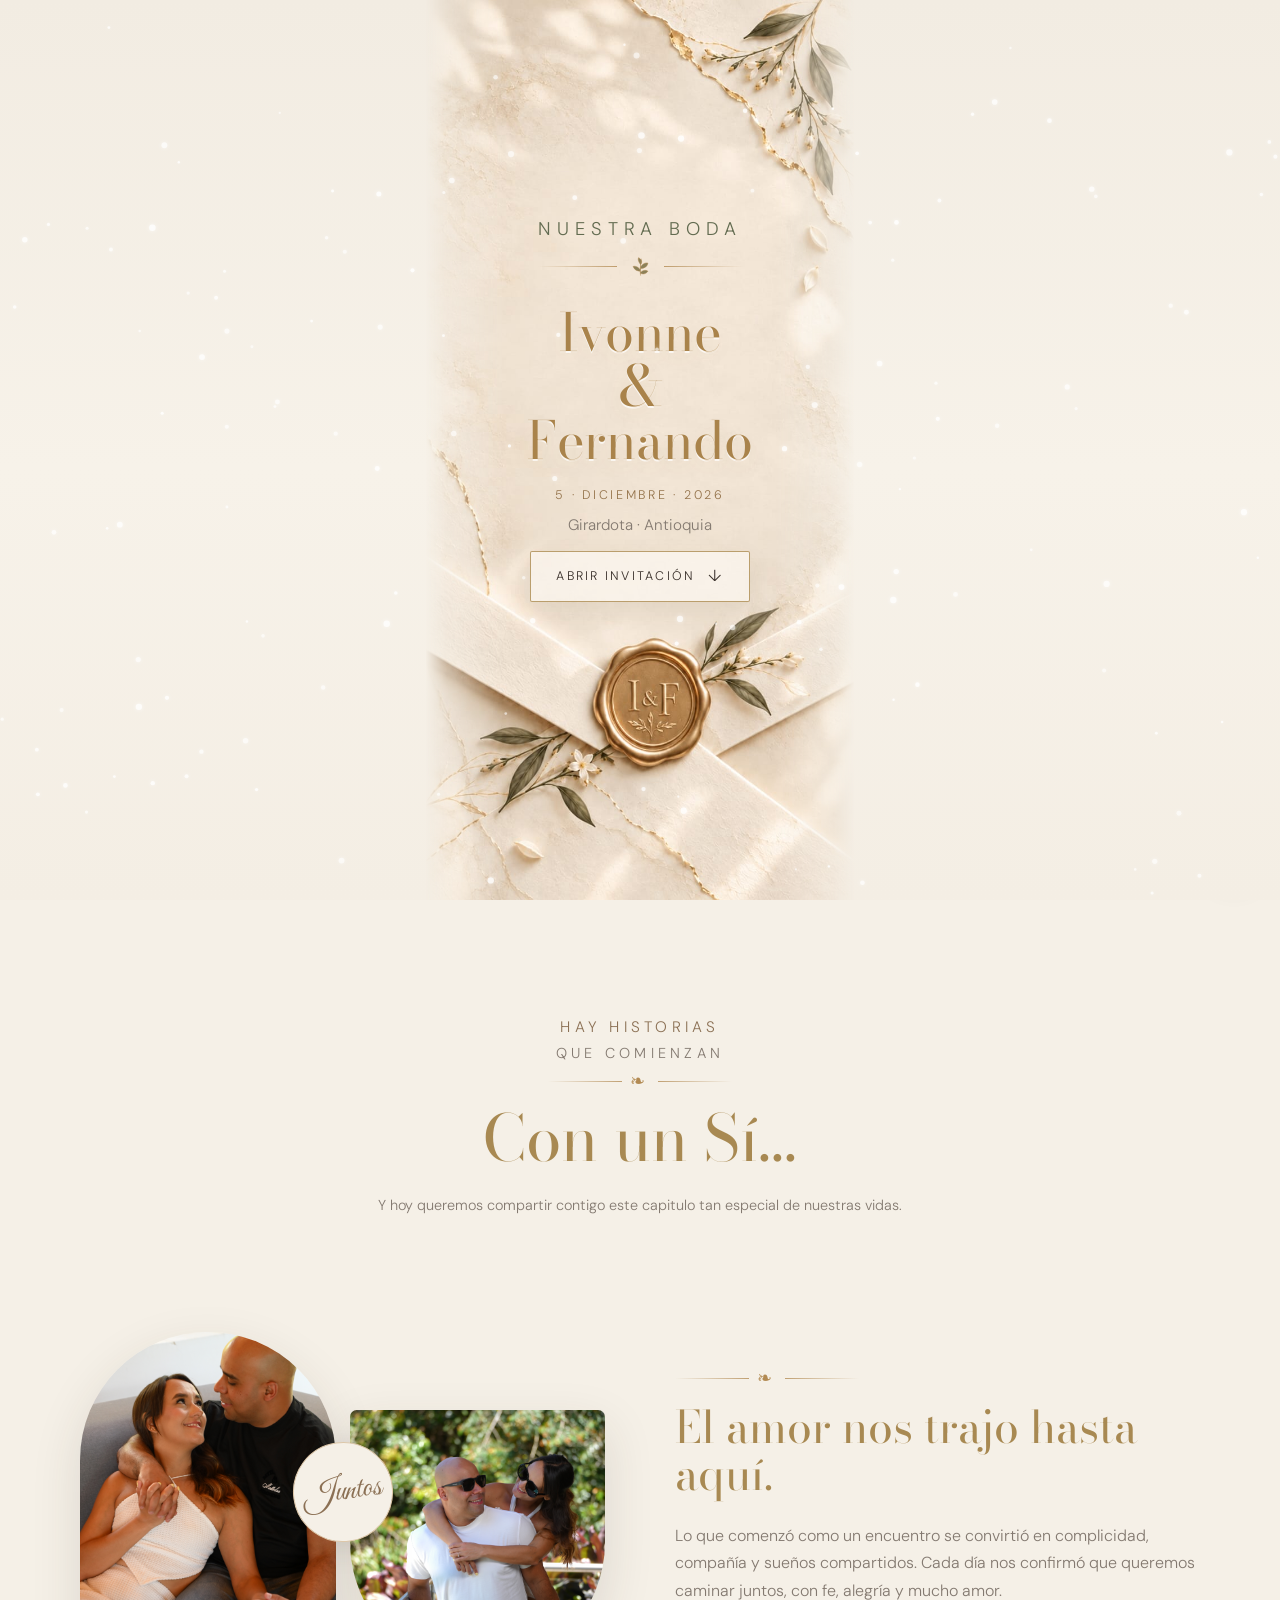
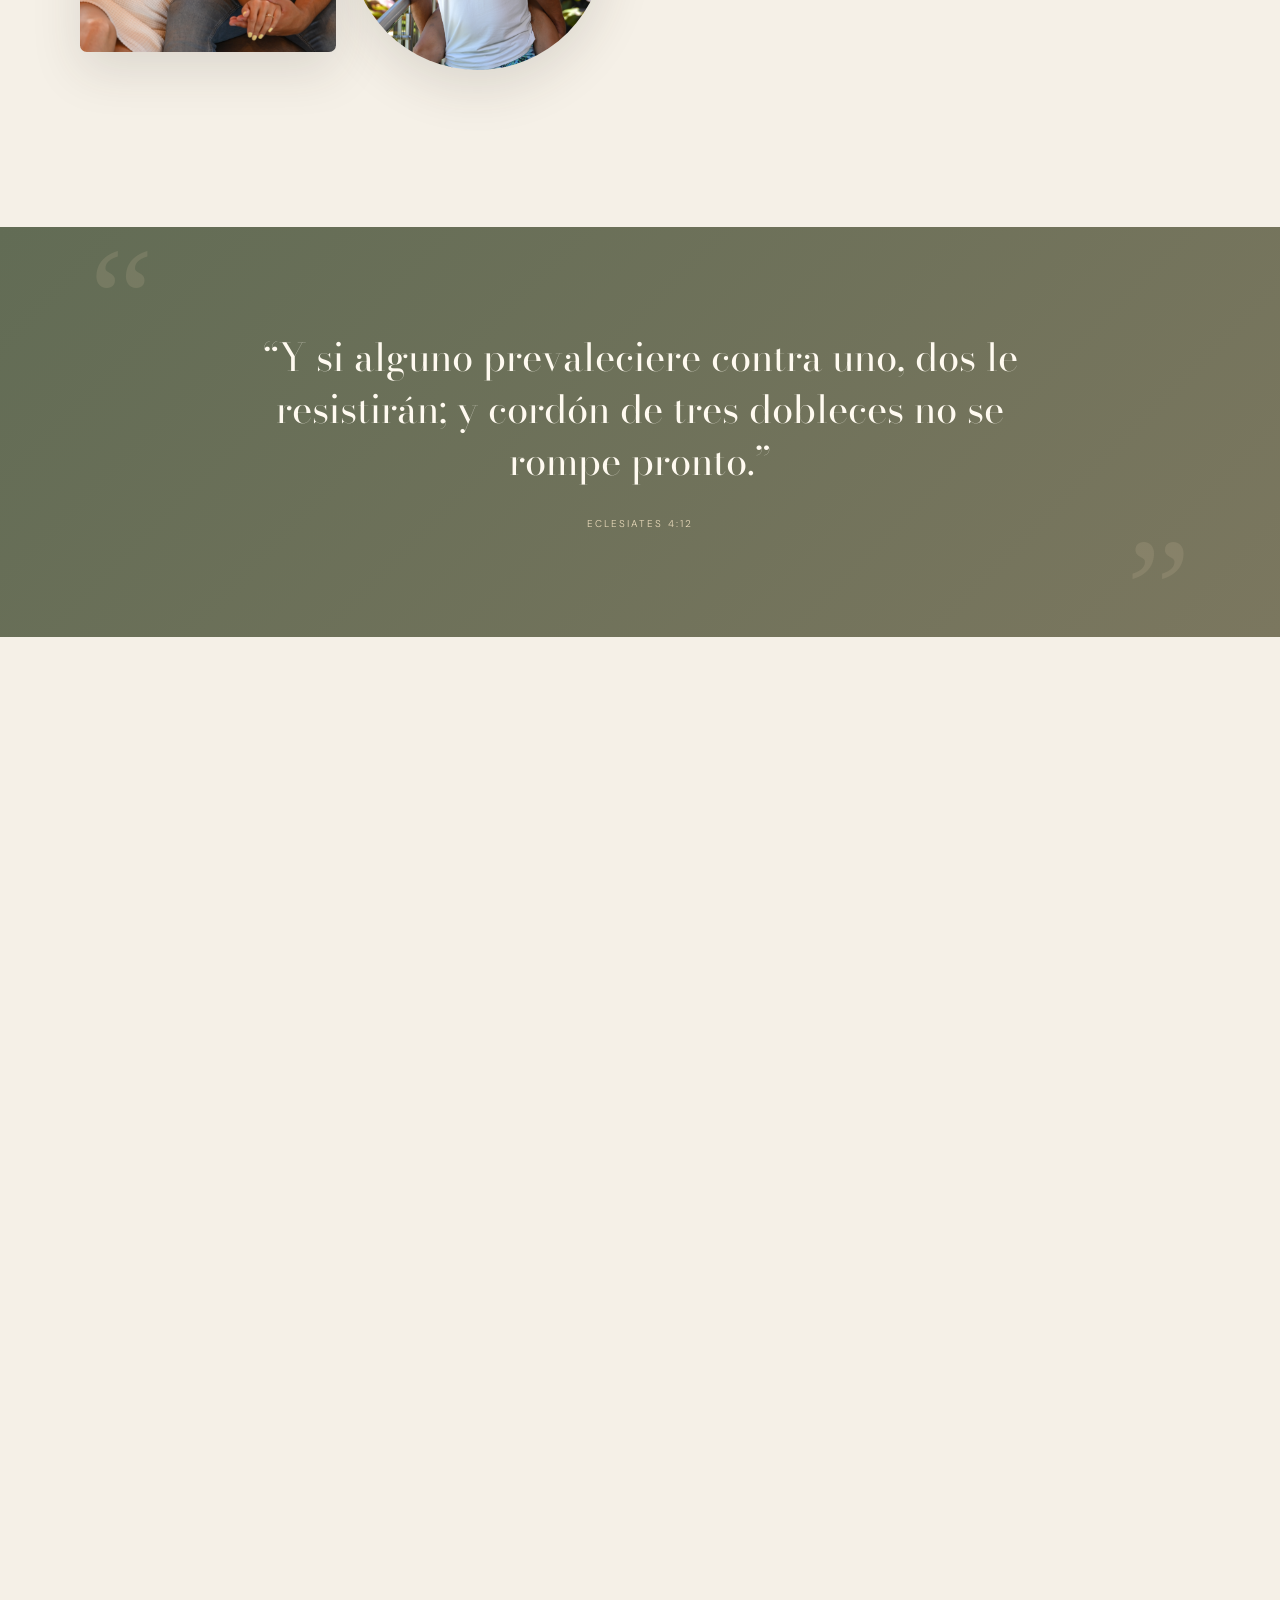
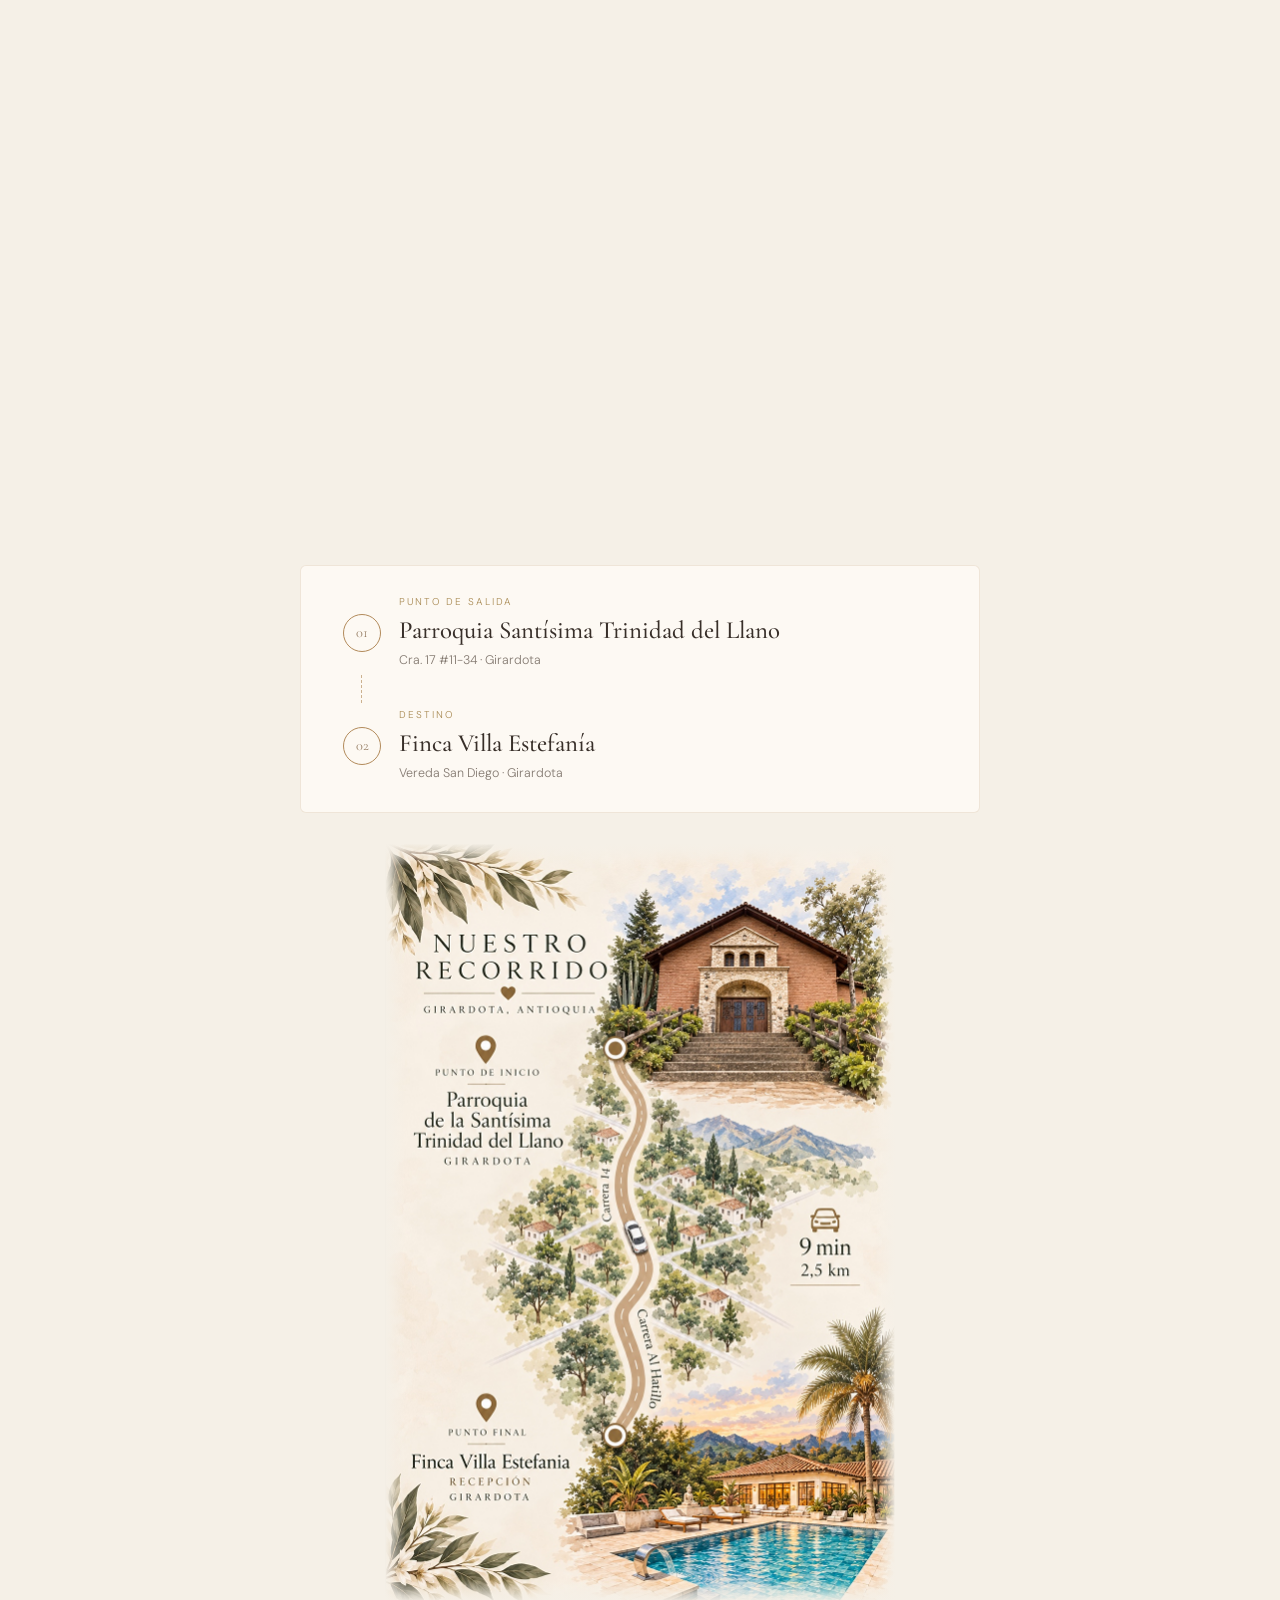
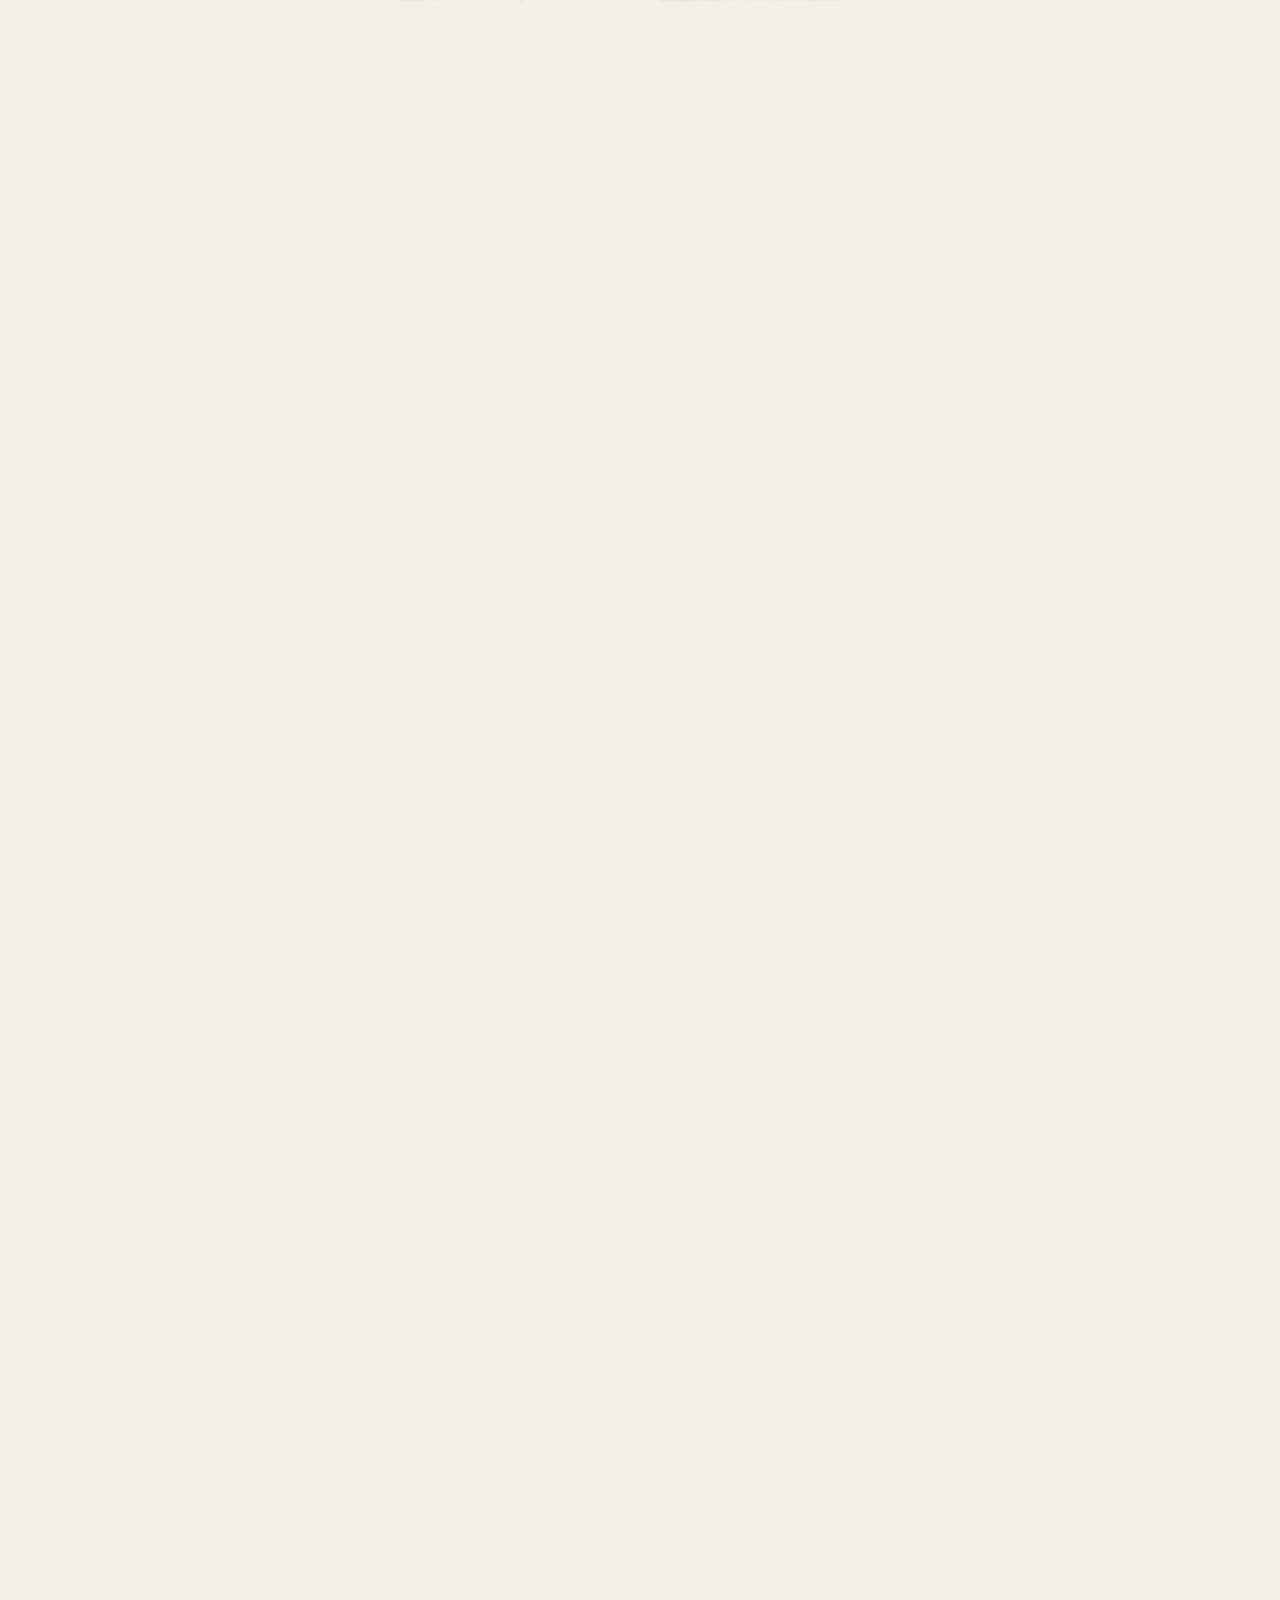
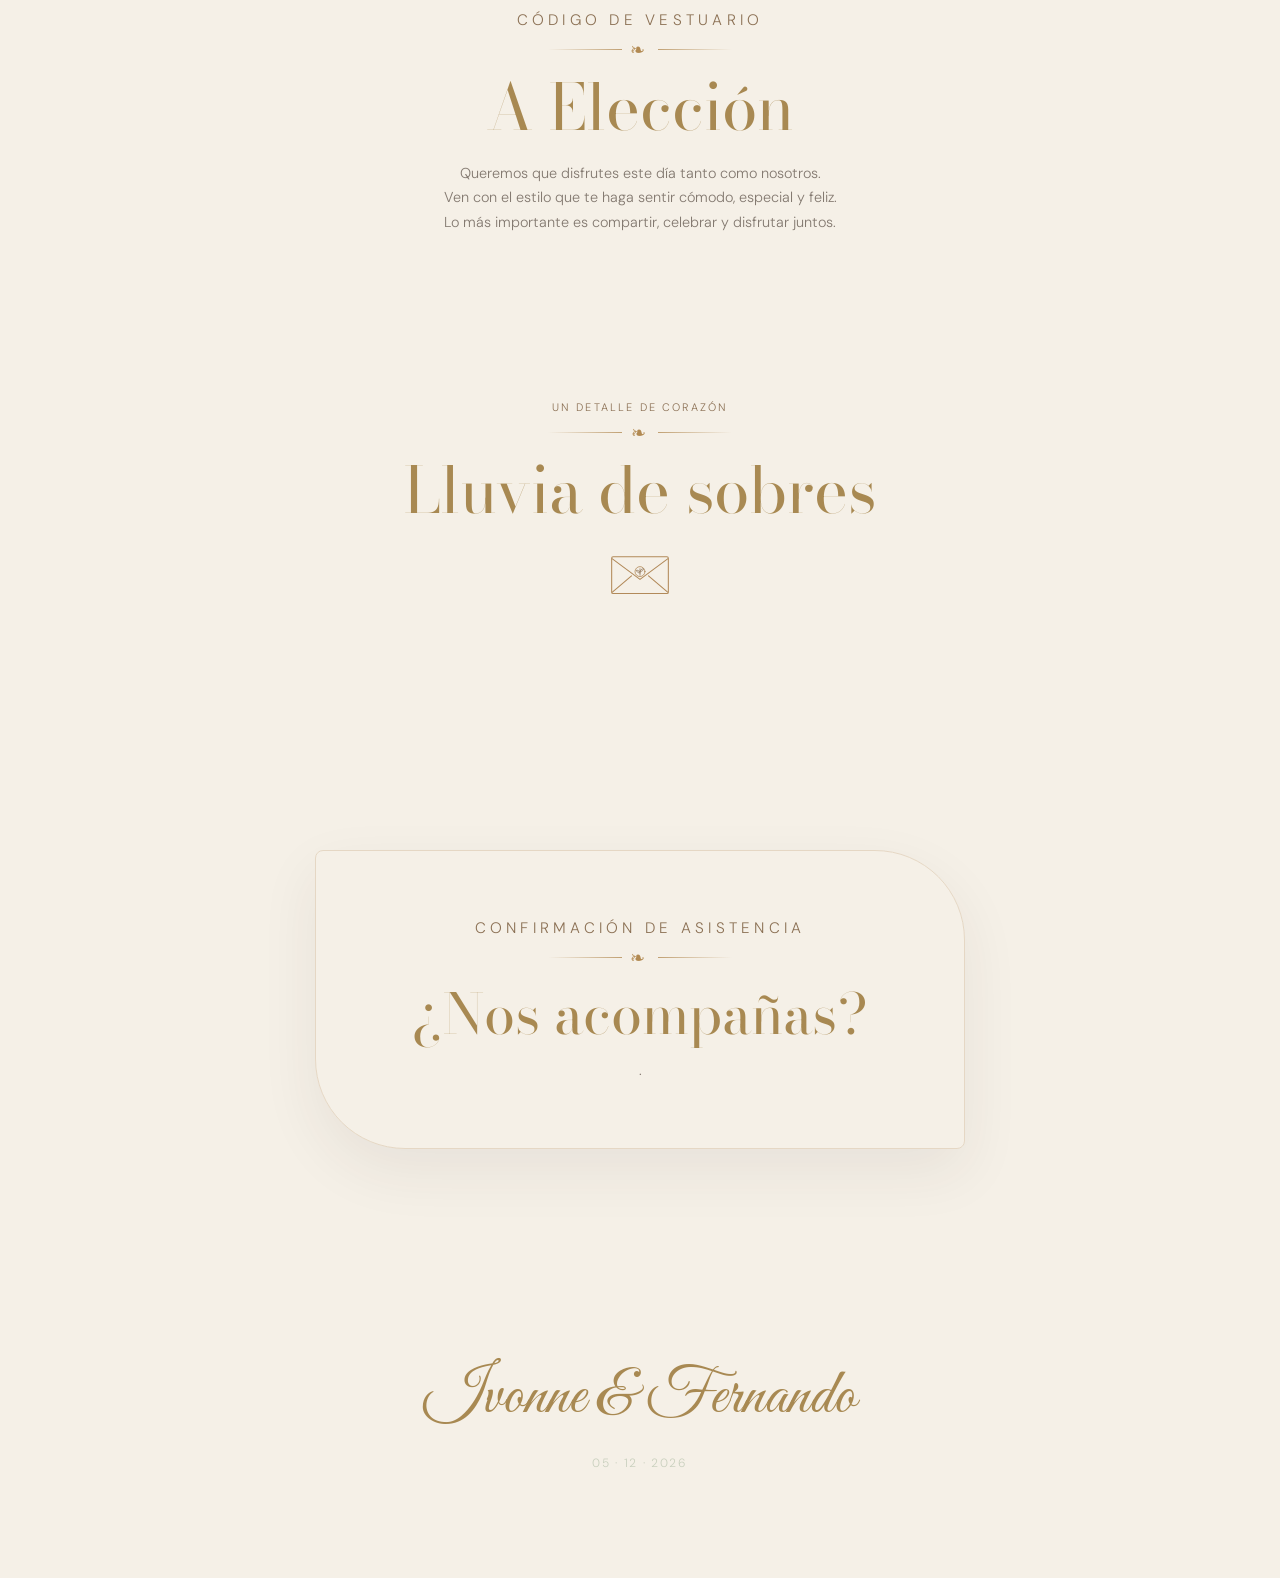
<file: index.html>
<!DOCTYPE html>
<html lang="es">
<head>
<meta charset="UTF-8">
<meta name="viewport" content="width=device-width, initial-scale=1.0">
<meta name="description" content="Invitación de boda de Ivonne y Fernando · 05 de diciembre de 2026">
<title>Ivonne & Fernando | Nuestra boda</title>
<link rel="preconnect" href="https://fonts.googleapis.com">
<link href="https://fonts.googleapis.com/css2?family=Allura&family=Bodoni+Moda:wght@400;500&family=Cormorant+Garamond:ital,wght@0,300;0,400;0,500;0,600;1,300;1,400&family=DM+Sans:wght@300;400;500&family=Great+Vibes&display=swap" rel="stylesheet">
<link rel="stylesheet" href="css/styles.css">

</head>
<body>

<!-- Portada de apertura -->
<div class="opening-cover" id="openingCover" aria-label="Portada de invitación">
  <svg class="opening-flower opening-flower-tl" viewBox="0 0 100 100" aria-hidden="true" style="fill:none;stroke:#7d7e69;stroke-width:1"><path d="M5 95C24 74 34 52 40 28C44 13 56 5 74 7M10 89C5 77 8 65 19 58C30 66 29 78 18 88M24 71C21 57 27 46 39 42C47 54 43 66 31 74M36 49C38 36 48 27 61 28C65 40 59 50 46 55M41 29C36 18 40 9 50 4C58 13 55 22 45 31M55 17C61 8 71 6 81 12C79 23 70 28 58 24M18 88C32 82 43 84 49 94C39 103 28 100 18 88M40 59C52 53 63 56 67 67C57 75 47 72 40 59M63 28C72 20 82 21 88 30C81 39 72 40 63 33"/><path class="flower-gold" d="M5 95C24 74 34 52 40 28C44 13 56 5 74 7M7 95C18 97 24 94 29 88M74 7C81 3 88 3 95 7"/><circle cx="40" cy="28" r="1.7" style="fill:#b49146;stroke:none"/></svg>
  <svg class="opening-flower opening-flower-tr" viewBox="0 0 100 100" aria-hidden="true" style="fill:none;stroke:#7d7e69;stroke-width:1"><path d="M5 95C24 74 34 52 40 28C44 13 56 5 74 7M10 89C5 77 8 65 19 58C30 66 29 78 18 88M24 71C21 57 27 46 39 42C47 54 43 66 31 74M36 49C38 36 48 27 61 28C65 40 59 50 46 55M41 29C36 18 40 9 50 4C58 13 55 22 45 31M55 17C61 8 71 6 81 12C79 23 70 28 58 24M18 88C32 82 43 84 49 94C39 103 28 100 18 88M40 59C52 53 63 56 67 67C57 75 47 72 40 59M63 28C72 20 82 21 88 30C81 39 72 40 63 33"/><path class="flower-gold" d="M5 95C24 74 34 52 40 28C44 13 56 5 74 7M7 95C18 97 24 94 29 88M74 7C81 3 88 3 95 7"/><circle cx="40" cy="28" r="1.7" style="fill:#b49146;stroke:none"/></svg>
  <svg class="opening-flower opening-flower-bl" viewBox="0 0 100 100" aria-hidden="true" style="fill:none;stroke:#7d7e69;stroke-width:1"><path d="M5 95C24 74 34 52 40 28C44 13 56 5 74 7M10 89C5 77 8 65 19 58C30 66 29 78 18 88M24 71C21 57 27 46 39 42C47 54 43 66 31 74M36 49C38 36 48 27 61 28C65 40 59 50 46 55M41 29C36 18 40 9 50 4C58 13 55 22 45 31M55 17C61 8 71 6 81 12C79 23 70 28 58 24M18 88C32 82 43 84 49 94C39 103 28 100 18 88M40 59C52 53 63 56 67 67C57 75 47 72 40 59M63 28C72 20 82 21 88 30C81 39 72 40 63 33"/><path class="flower-gold" d="M5 95C24 74 34 52 40 28C44 13 56 5 74 7M7 95C18 97 24 94 29 88M74 7C81 3 88 3 95 7"/><circle cx="40" cy="28" r="1.7" style="fill:#b49146;stroke:none"/></svg>
  <svg class="opening-flower opening-flower-br" viewBox="0 0 100 100" aria-hidden="true" style="fill:none;stroke:#7d7e69;stroke-width:1"><path d="M5 95C24 74 34 52 40 28C44 13 56 5 74 7M10 89C5 77 8 65 19 58C30 66 29 78 18 88M24 71C21 57 27 46 39 42C47 54 43 66 31 74M36 49C38 36 48 27 61 28C65 40 59 50 46 55M41 29C36 18 40 9 50 4C58 13 55 22 45 31M55 17C61 8 71 6 81 12C79 23 70 28 58 24M18 88C32 82 43 84 49 94C39 103 28 100 18 88M40 59C52 53 63 56 67 67C57 75 47 72 40 59M63 28C72 20 82 21 88 30C81 39 72 40 63 33"/><path class="flower-gold" d="M5 95C24 74 34 52 40 28C44 13 56 5 74 7M7 95C18 97 24 94 29 88M74 7C81 3 88 3 95 7"/><circle cx="40" cy="28" r="1.7" style="fill:#b49146;stroke:none"/></svg>

  <div class="opening-inner">
    <div class="opening-eyebrow">Nuestra Boda</div>
    <div class="opening-divider" aria-hidden="true">
      <span></span>
      <svg viewBox="0 0 40 30" focusable="false"><path d="M20 28C19 21 20 14 21 4M20 20C16 15 12 14 9 15C11 20 15 22 20 22M20 16C23 11 27 9 31 10C30 15 26 18 20 18M20 12C17 8 16 5 17 2C21 4 23 7 21 11M20 24C24 20 28 20 31 22C28 26 24 27 20 25"/></svg>
      <span></span>
    </div>

    <div class="opening-seal" aria-hidden="true">
      <span>I</span><small>&amp;</small><span>F</span>
    </div>

    <div class="opening-names serif">Ivonne <span class="opening-names-amp"><br>&amp;<br></span> Fernando</div>
    <div class="opening-date">5 · DICIEMBRE · 2026</div>
    <div class="opening-place">Girardota · Antioquia</div>
    <!-- <div class="opening-capacity" id="openingCapacity">Invitación válida para 4 personas</div> -->

    <button class="opening-button" id="openInvitation" type="button">
      <span>Abrir invitación</span>
      <span class="opening-arrow">↓</span>
    </button>

    <!-- <div class="opening-hint">Con amor, esperamos compartir este día contigo</div>/ -->
  </div>
</div>

<!-- Proyecto organizado: estilos en css/styles.css y recursos en assets/ -->
<header id="header"><div class="container nav">
<a class="logo" href="#" aria-label="Inicio"><span>I &amp; F</span><span class="opening-divider logo-divider" aria-hidden="true"><span></span><svg viewBox="0 0 40 30" focusable="false"><path d="M20 28C19 21 20 14 21 4M20 20C16 15 12 14 9 15C11 20 15 22 20 22M20 16C23 11 27 9 31 10C30 15 26 18 20 18M20 12C17 8 16 5 17 2C21 4 23 7 21 11M20 24C24 20 28 20 31 22C28 26 24 27 20 25"/></svg><span></span></span></a>
<nav class="navlinks" id="siteNav"><a href="#historia">Historia</a><a href="#eventos">El día</a><a href="#galeria">Momentos</a><a href="#rsvp">Confirmar</a></nav>
<button class="menu" id="menu" aria-label="Abrir menú" aria-expanded="false" aria-controls="siteNav">☰</button>
</div></header>

<main>
<section class="hero container">
<div class="hero-copy">
<div class="eyebrow hero-kicker">una nueva página comienza</div>
<h1 class="serif">Ivonne <em class="serif">&</em> Fernando</h1>
<!--<div class="hero-date serif">05 · Diciembre · 2026</div> -->
<!--<div class="hero-place">Girardota · Antioquia · Colombia</div>-->
<div class="hero-actions"><a class="btn" href="#historia">Conocer nuestra historia ↗</a><!--<a class="btn gold" href="#rsvp">Confirmar asistencia</a>--><a class="calendar-link" href="https://calendar.google.com/calendar/render?action=TEMPLATE&text=Boda%20de%20Ivonne%20y%20Fernando&dates=20261205T220000Z/20261206T030000Z&location=Girardota%2C%20Antioquia%2C%20Colombia" target="_blank" rel="noopener noreferrer"></a></div>
</div>
<div class="hero-image">
<img src="novios.JPG" alt="Ivonne y Fernando" fetchpriority="high">
<div class="floating-note"><span class="script" style="font-size:1.6rem;color:var(--olive)">Para siempre</span><br>Con la bendición de Dios</div>
</div>
</section>

<section class="section alt" id="historia"><div class="container">
<div class="section-head"><div class="eyebrow">Hay Historias<p>Que Comienzan</p></div><h2 class="serif">Con un Sí...</h2><p>Y hoy queremos compartir contigo este capitulo tan especial de nuestras vidas.</p></div>
<div class="story">
<div class="story-gallery" aria-label="Recuerdos de Ivonne y Fernando"><img src="assets/foto2.jpg" alt="Ivonne y Fernando juntos" loading="lazy"><img src="assets/foto4.jpg" alt="Un recuerdo especial de la pareja" loading="lazy"><span class="story-stamp script">Juntos</span></div>
<div class="story-copy"><div class="eyebrow"></div>
<h3 class="serif">El amor nos trajo hasta aquí.</h3><p>Lo que comenzó como un encuentro se convirtió en complicidad, compañía y sueños compartidos. Cada día nos confirmó que queremos caminar juntos, con fe, alegría y mucho amor.</p><span class="script" style="font-size:2.5rem;color:var(--olive)"></span></div>
</div></div></section>

<section class="quote"><p class="serif">“Y si alguno prevaleciere contra uno, dos le resistirán; y cordón de tres dobleces no se rompe pronto.”</p><small>Eclesiates 4:12</small></section>

<section class="section" id="eventos"><div class="container">
<div class="section-head"><div class="eyebrow">El gran día</div><h2 class="serif">Acompáñanos a celebrar</h2><p></p></div>
<div class="events">
<article class="event"><div class="event-number">01</div><div class="event-icon">✧</div><div class="eyebrow">Ceremonia religiosa</div><h3 class="serif">Parroquia de la<br>Santísima Trinidad</h3><img class="event-venue-image" src="assets/catedral-ilustracion.jpg" alt="Ilustración de la Catedral Nuestra Señora del Rosario"><p></p><div class="time">5:00 p. m.</div><br><a class="maplink" target="_blank" href="https://maps.app.goo.gl/cdJW4EyQmj7WLbcEA">Ver ubicación ↗</a></article>
<article class="event"><div class="event-number">02</div><div class="event-icon">✦</div><div class="eyebrow">Recepción</div><h3 class="serif">Finca<br>Villa Estefanía</h3><img class="event-venue-image" src="assets/finca-villa-estefania.png" alt="Ilustración de la Finca Villa Estefanía con piscina y montañas"><p></p><div class="time">6:30 p. m.</div><br><a class="maplink" target="_blank" href="https://maps.google.com/?q=Finca+Villa+Estefania">Ver ubicación ↗</a></article>
</div></div></section>

<section class="ruta">
  <div class="ruta-titulo">
    <span>Cómo llegar</span>
    <h2>De la ceremonia a la recepción</h2>
    <p>Consulta cómo llegar desde la Parroquia Santísima Trinidad del Llano hasta la Finca Villa Estefanía.</p>
  </div>

  <div class="ruta-recorrido" aria-label="Recorrido desde la Parroquia Santísima Trinidad del Llano hasta la Finca Villa Estefanía">
    <div class="ruta-parada">
      <span class="ruta-marcador">01</span>
      <div><small>PUNTO DE SALIDA</small><strong>Parroquia Santísima Trinidad del Llano</strong><p>Cra. 17 #11-34 · Girardota</p></div>
    </div>
    <div class="ruta-conector" aria-hidden="true"></div>
    <div class="ruta-parada">
      <span class="ruta-marcador">02</span>
      <div><small>DESTINO</small><strong>Finca Villa Estefanía</strong><p>Vereda San Diego · Girardota</p></div>
    </div>
  </div>

  <div class="ruta-ilustracion-wrap">
    <img class="ruta-ilustracion" src="assets/recorrido-santisima-trinidad-villa-estefania.png" alt="Mapa ilustrativo que conecta la Parroquia Santísima Trinidad del Llano con la Finca Villa Estefanía">
  </div>

  <a 
  href="https://www.google.com/maps/dir/?api=1&origin=Parroquia+Sant%C3%ADsima+Trinidad+del+Llano%2C+Cra.+17+%2311-34%2C+Girardota%2C+Antioquia&destination=Villa+Estefania+Alquiler+y+Eventos%2C+Vereda+San+Diego%2C+Girardota%2C+Antioquia&travelmode=driving"
  target="_blank"
  rel="noopener"
  class="boton-ruta">
  ABRIR RECORRIDO EN GOOGLE MAPS ↗
</a>
</section>

<section class="section alt"><div class="container">
<div class="section-head"><div class="eyebrow">Cuenta regresiva</div><h2 class="serif">Cada vez falta menos</h2></div>
<div class="countdown"><div class="count"><strong id="days">--</strong><span>Días</span></div><div class="count"><strong id="hours">--</strong><span>Horas</span></div><div class="count"><strong id="minutes">--</strong><span>Minutos</span></div><div class="count"><strong id="seconds">--</strong><span>Segundos</span></div></div>
</div></section>

<section class="section moments" id="galeria">
<div class="container">
<div class="section-head"><div class="eyebrow"></div><h2 class="serif">Nuestros Momentos</h2><p></p></div>

<div class="moments-carousel" aria-label="Galería de recuerdos de Ivonne y Fernando">
  <div class="carousel-viewport">
    <div class="carousel-track" id="carouselTrack">
      <article class="carousel-slide is-active"><div class="photo-frame"><img src="assets/foto1.jpg" alt="Recuerdo de Ivonne y Fernando 1" loading="lazy"></div></article>
      <article class="carousel-slide"><div class="photo-frame"><img src="assets/foto3.jpg" alt="Recuerdo de Ivonne y Fernando 3" loading="lazy"></div></article>
      <article class="carousel-slide"><div class="photo-frame"><img src="assets/foto5.jpg" alt="Recuerdo de Ivonne y Fernando 5" loading="lazy"></div></article>
     <article class="carousel-slide"><div class="photo-frame"><img src="assets/foto6.JPG" alt="Recuerdo de Ivonne y Fernando 6" loading="lazy"></div></article>
      <article class="carousel-slide"><div class="photo-frame"><img src="assets/foto7.jpg" alt="Recuerdo de Ivonne y Fernando 7" loading="lazy"></div></article>
      <article class="carousel-slide"><div class="photo-frame"><img src="assets/foto88.jpg" alt="Recuerdo de Ivonne y Fernando 8" loading="lazy"></div></article>

      
    </div>
  </div>
  <button class="carousel-arrow prev" id="carouselPrev" type="button" aria-label="Foto anterior">‹</button>
  <button class="carousel-arrow next" id="carouselNext" type="button" aria-label="Foto siguiente">›</button>
  <div class="carousel-dots" id="carouselDots" aria-label="Seleccionar fotografía">
    <button class="dot is-active" type="button" aria-label="Ver foto 1"></button>
    <button class="dot" type="button" aria-label="Ver foto 2"></button>
    <button class="dot" type="button" aria-label="Ver foto 3"></button>
    <button class="dot" type="button" aria-label="Ver foto 4"></button>
    <button class="dot" type="button" aria-label="Ver foto 5"></button>
  </div>
</div>
</div></section>

<section class="section alt"><div class="container">
<div class="section-head"><div class="eyebrow">Código de vestuario</div><h2 class="serif">A Elección</h2><p>Queremos que disfrutes este día tanto como nosotros.</p><p>Ven con el estilo que te haga sentir cómodo, especial y feliz.</p><p>Lo más importante es compartir, celebrar y disfrutar juntos. </p></div>
<br>
<br>
<br>
<br>

<div class="section-head gift-section"><div class="eyebrow">Un detalle de corazón</div><h2 class="serif">Lluvia de sobres</h2><div class="gift-envelope" aria-hidden="true"><svg viewBox="0 0 96 72" role="presentation"><rect x="8" y="13" width="80" height="52" rx="2"/><path d="M9 16 48 45 87 16M9 63l27-23m51 23L60 40"/><circle class="gift-seal" cx="48" cy="34" r="7"/><path class="gift-seal-sprig" d="M48 39v-9m0 5c-2-3-4-3-5-3 0 2 2 4 5 4m0-3c2-3 4-3 5-3 0 2-2 4-5 4"/></svg></div><p></p></div>
</div></section>
<section class="section" id="rsvp"><div class="container"><div class="rsvp">
<div class="eyebrow">Confirmación de asistencia</div><h2 class="serif">¿Nos acompañas?</h2><p><strong></strong>.</p><!--<button class="btn gold" id="openRsvp" type="button">Confirmar asistencia ↗</button>--></div></div></section>


<div class="rsvp-modal" id="rsvpModal" aria-hidden="true">
  <div class="rsvp-modal-backdrop" id="rsvpBackdrop"></div>
  <div class="rsvp-modal-card rsvp-custom-card" role="dialog" aria-modal="true" aria-labelledby="rsvpTitle">
    <button class="rsvp-close" id="closeRsvp" type="button" aria-label="Cerrar">×</button>

    <div id="rsvpFormView">
      <div class="eyebrow">Acompáñanos</div>
      <h2 class="serif" id="rsvpTitle">Confirma tu asistencia</h2>
      <p class="rsvp-lead">Será un honor contar contigo en nuestro día especial.</p>

      <form id="rsvpForm" novalidate>
        <label class="rsvp-field">
          <span>Nombre completo *</span>
          <input type="text" id="rsvpNombre" name="nombre" autocomplete="name" required>
        </label>

        <label class="rsvp-field">
          <span>Número de cédula *</span>
          <input type="text" id="rsvpCedula" name="cedula" inputmode="numeric" pattern="[0-9]+" required
                 maxlength="15" placeholder="Solo números">
          <small id="cedulaError" class="rsvp-error">Escribe únicamente números.</small>
        </label>

        <label class="rsvp-field rsvp-attendance-dependent" id="fieldAcompanantes" hidden>
          <span>Número de acompañantes *</span>
          <select id="rsvpAcompanantes" name="acompanantes" required>
            <option value="">Selecciona una opción</option>
          </select>
          <small class="rsvp-help" id="rsvpCapacityNote">El cupo incluye a la persona que confirma.</small>
        </label>

        <div class="rsvp-field rsvp-attendance-dependent" id="rsvpCompanionDetails" hidden>
          <span>Datos de acompañantes</span>
          <div class="rsvp-companion-fields" id="rsvpCompanionFields"></div>
          <small class="rsvp-help">Escribe el nombre completo y la cédula de cada acompañante.</small>
        </div>

        <fieldset class="rsvp-fieldset">
          <legend>¿Nos acompañarás? *</legend>
          <label class="rsvp-option"><input type="radio" name="asistencia" value="Sí, allí estaré" required> <span>Sí, allí estaré</span></label>
          <label class="rsvp-option"><input type="radio" name="asistencia" value="No podré asistir" required> <span>No podré asistir</span></label>
        </fieldset>

        <label class="rsvp-field rsvp-attendance-dependent" id="fieldAlimentacion" hidden>
          <span>Restricciones o preferencias alimentarias</span>
          <textarea id="rsvpAlimentacion" name="alimentacion" rows="2" placeholder="Opcional"></textarea>
        </label>

        <label class="rsvp-field">
          <span>Mensaje para los novios</span>
          <textarea id="rsvpMensaje" name="mensaje" rows="3" placeholder="Opcional"></textarea>
        </label>

        <p class="rsvp-submit-error" id="rsvpSubmitError"></p>
        <div class="rsvp-submit-wrap"><button class="btn gold rsvp-submit" id="rsvpSubmit" type="submit">Enviar confirmación</button></div>
      </form>
    </div>

    <div class="rsvp-success" id="rsvpSuccess" hidden>
      <div class="rsvp-success-mark">♡</div>
      <div class="eyebrow" id="rsvpSuccessEyebrow">Gracias</div>
      <h2 class="serif" id="rsvpSuccessTitle">¡Gracias por confirmar!</h2>
      <p id="rsvpSuccessText">Nos hace muy felices saber que nos acompañarás en este día tan especial.</p>
      <button class="btn gold" id="rsvpDone" type="button">Cerrar</button>
    </div>
  </div>
</div>

</main>

<footer><div class="script">Ivonne & Fernando</div><p>05 · 12 · 2026</p><p style="margin-top:25px"></p></footer>

<audio id="music" loop preload="none">
<source src="musica.mp3" type="audio/mpeg">
</audio>
<button class="music" id="musicBtn" aria-label="Activar música" aria-pressed="false" title="Activar música">♫</button>

<script>
const header=document.getElementById('header');
window.addEventListener('scroll',()=>header.classList.toggle('scrolled',scrollY>30));
const menu=document.getElementById('menu');
const nav=document.getElementById('siteNav');
function setMenuOpen(open){nav.classList.toggle('is-open',open);menu.setAttribute('aria-expanded',String(open));menu.setAttribute('aria-label',open?'Cerrar menú':'Abrir menú');menu.textContent=open?'×':'☰'}
menu.addEventListener('click',()=>setMenuOpen(menu.getAttribute('aria-expanded')!=='true'));
document.querySelectorAll('.navlinks a').forEach(a=>a.addEventListener('click',()=>setMenuOpen(false)));
window.addEventListener('resize',()=>{if(innerWidth>800)setMenuOpen(false)});
const target=new Date(2026,11,5,17,0,0);
function countdown(){let d=Math.max(0,target-new Date());document.getElementById('days').textContent=Math.floor(d/86400000);document.getElementById('hours').textContent=String(Math.floor(d%86400000/3600000)).padStart(2,'0');document.getElementById('minutes').textContent=String(Math.floor(d%3600000/60000)).padStart(2,'0');document.getElementById('seconds').textContent=String(Math.floor(d%60000/1000)).padStart(2,'0')}
countdown();setInterval(countdown,1000);
const music=document.getElementById('music'),musicBtn=document.getElementById('musicBtn');
function updateMusicControl(playing){musicBtn.textContent=playing?'Ⅱ':'♫';musicBtn.setAttribute('aria-pressed',String(playing));musicBtn.setAttribute('aria-label',playing?'Pausar música':'Activar música');musicBtn.title=playing?'Pausar música':'Activar música'}
music.addEventListener('play',()=>updateMusicControl(true));
music.addEventListener('pause',()=>updateMusicControl(false));
music.addEventListener('error',()=>{musicBtn.title='No se pudo cargar musica.mp3';musicBtn.setAttribute('aria-label','No se pudo cargar la música')});
musicBtn.addEventListener('click',async()=>{
  if(music.paused){
    try{music.muted=false;await music.play();}
    catch(e){musicBtn.title='No se pudo reproducir la música. Revisa musica.mp3.';}
  }else{
    music.pause();
  }
});

const track=document.getElementById('carouselTrack');
const slides=[...document.querySelectorAll('.carousel-slide')];
const dots=[...document.querySelectorAll('.dot')];
const prevBtn=document.getElementById('carouselPrev');
const nextBtn=document.getElementById('carouselNext');
let currentSlide=0;
let carouselTimer;
function updateCarousel(index){
  currentSlide=(index+slides.length)%slides.length;
  track.style.transform=`translateX(-${currentSlide*100}%)`;
  slides.forEach((slide,i)=>slide.classList.toggle('is-active',i===currentSlide));
  dots.forEach((dot,i)=>{dot.classList.toggle('is-active',i===currentSlide);dot.setAttribute('aria-current',i===currentSlide?'true':'false')});
}
function restartCarousel(){
  clearInterval(carouselTimer);
  if(!document.hidden&&!window.matchMedia('(prefers-reduced-motion: reduce)').matches)carouselTimer=setInterval(()=>updateCarousel(currentSlide+1),5500);
}
prevBtn.addEventListener('click',()=>{updateCarousel(currentSlide-1);restartCarousel()});
nextBtn.addEventListener('click',()=>{updateCarousel(currentSlide+1);restartCarousel()});
dots.forEach((dot,i)=>dot.addEventListener('click',()=>{updateCarousel(i);restartCarousel()}));
let touchStartX=0;
let touchEndX=0;
const viewport=document.querySelector('.carousel-viewport');
viewport.addEventListener('touchstart',e=>{touchStartX=e.changedTouches[0].screenX},{passive:true});
viewport.addEventListener('touchend',e=>{
  touchEndX=e.changedTouches[0].screenX;
  const delta=touchEndX-touchStartX;
  if(Math.abs(delta)>45){updateCarousel(currentSlide+(delta<0?1:-1));restartCarousel()}
},{passive:true});
updateCarousel(0);
restartCarousel();
document.addEventListener('visibilitychange',restartCarousel);

if(!window.matchMedia('(prefers-reduced-motion: reduce)').matches&&'IntersectionObserver' in window){
  const revealObserver=new IntersectionObserver(entries=>entries.forEach(entry=>{
    if(entry.isIntersecting){entry.target.classList.add('is-visible');revealObserver.unobserve(entry.target)}
  }),{threshold:.12});
  document.querySelectorAll('.section-head,.story-gallery,.story-copy,.event,.count,.moments-carousel,.ruta-titulo,.imagen-ruta,.boton-ruta,.rsvp').forEach(element=>{
    element.classList.add('will-reveal');revealObserver.observe(element);
  });
}

const RSVP_WEB_APP_URL="https://script.google.com/macros/s/AKfycbxUhlXa7QkP_sPs433wRij0gCjvjt954oIujjFpgTJhFpDyO3PwEPistR9xvBXA-seJ/exec";
const requestedCapacity=Number(new URLSearchParams(window.location.search).get('cupo'));
const invitationCapacity=[1,2,3,4,5].includes(requestedCapacity)?requestedCapacity:4;
const openingCapacity=document.getElementById('openingCapacity');
const rsvpCapacityNote=document.getElementById('rsvpCapacityNote');
if(openingCapacity)openingCapacity.textContent=`Invitación válida para ${invitationCapacity} ${invitationCapacity===1?'persona':'personas'}`;
if(rsvpCapacityNote)rsvpCapacityNote.textContent=`Cupo total: ${invitationCapacity} personas, incluida la persona que confirma.`;
const rsvpModal=document.getElementById('rsvpModal');
const openRsvp=document.getElementById('openRsvp');
const closeRsvp=document.getElementById('closeRsvp');
const rsvpBackdrop=document.getElementById('rsvpBackdrop');
const rsvpForm=document.getElementById('rsvpForm');
const rsvpSubmit=document.getElementById('rsvpSubmit');
const rsvpCedula=document.getElementById('rsvpCedula');
const cedulaError=document.getElementById('cedulaError');
const rsvpSubmitError=document.getElementById('rsvpSubmitError');
const rsvpFormView=document.getElementById('rsvpFormView');
const rsvpSuccess=document.getElementById('rsvpSuccess');
const rsvpSuccessTitle=document.getElementById('rsvpSuccessTitle');
const rsvpSuccessText=document.getElementById('rsvpSuccessText');
const rsvpDone=document.getElementById('rsvpDone');

function openRsvpModal(){
  rsvpModal.classList.add('is-open');
  rsvpModal.setAttribute('aria-hidden','false');
  document.body.classList.add('modal-open');
}
function resetRsvp(){
  rsvpForm.reset();
  rsvpFormView.hidden=false;
  rsvpSuccess.hidden=true;
  rsvpSubmit.disabled=false;
  rsvpSubmit.textContent='Enviar confirmación';
  rsvpSubmitError.textContent='';
  cedulaError.style.display='none';
  updateRsvpAttendanceFields();
}
function closeRsvpModal(){
  rsvpModal.classList.remove('is-open');
  rsvpModal.setAttribute('aria-hidden','true');
  document.body.classList.remove('modal-open');
  setTimeout(resetRsvp,250);
}
openRsvp?.addEventListener('click',openRsvpModal);
document.querySelectorAll('a[href="#rsvp"]').forEach(a=>{
  a.addEventListener('click',e=>{
    e.preventDefault();
    openRsvpModal();
  });
});
closeRsvp?.addEventListener('click',closeRsvpModal);
rsvpBackdrop?.addEventListener('click',closeRsvpModal);
rsvpDone?.addEventListener('click',closeRsvpModal);
document.addEventListener('keydown',e=>{ if(e.key==='Escape' && rsvpModal.classList.contains('is-open')) closeRsvpModal(); });

rsvpCedula?.addEventListener('input',()=>{
  const clean=rsvpCedula.value.replace(/\D/g,'');
  rsvpCedula.value=clean;
  cedulaError.style.display=(rsvpCedula.value && !/^\d+$/.test(rsvpCedula.value))?'block':'none';
});


const fieldAcompanantes=document.getElementById('fieldAcompanantes');
const fieldAlimentacion=document.getElementById('fieldAlimentacion');
const acompanantesSelect=document.getElementById('rsvpAcompanantes');
const alimentacionInput=document.getElementById('rsvpAlimentacion');
const companionDetailsContainer=document.getElementById('rsvpCompanionDetails');
const companionFieldsContainer=document.getElementById('rsvpCompanionFields');
const companionLimit=Math.max(0,invitationCapacity-1);
for(let count=0;count<=companionLimit;count++){
  const option=document.createElement('option');
  option.value=String(count);
  option.textContent=`${count} ${count===1?'acompañante':'acompañantes'}`;
  acompanantesSelect.append(option);
}

function updateRsvpAttendanceFields(){
  const asistencia=document.querySelector('input[name="asistencia"]:checked')?.value || '';
  const esNo=asistencia==='No podré asistir';
  const asistira=asistencia==='Sí, allí estaré';
  fieldAcompanantes.hidden=!asistira;
  fieldAlimentacion.hidden=!asistira;
  if(esNo){
    acompanantesSelect.value='0';
    acompanantesSelect.removeAttribute('required');
    alimentacionInput.value='';
  }else if(asistira){
    acompanantesSelect.setAttribute('required','required');
  }else{
    acompanantesSelect.removeAttribute('required');
  }
  renderCompanionFields(asistira);
}

function renderCompanionFields(asistira){
  const count=asistira?Number(acompanantesSelect.value||0):0;
  companionDetailsContainer.hidden=!asistira||count===0;
  companionFieldsContainer.replaceChildren();
  for(let number=1;number<=count;number++){
    const card=document.createElement('section');
    card.className='rsvp-companion-card';
    const title=document.createElement('h3');
    title.textContent=`Acompañante ${number}`;
    card.append(title);

    const nameLabel=document.createElement('label');
    nameLabel.className='rsvp-field';
    const nameCaption=document.createElement('span');
    nameCaption.textContent='Nombre completo *';
    const nameInput=document.createElement('input');
    nameInput.type='text';
    nameInput.id=`rsvpCompanionName${number}`;
    nameInput.name=`acompanante${number}Nombre`;
    nameInput.autocomplete='name';
    nameInput.required=true;
    nameLabel.append(nameCaption,nameInput);

    const idLabel=document.createElement('label');
    idLabel.className='rsvp-field';
    const idCaption=document.createElement('span');
    idCaption.textContent='Número de cédula *';
    const idInput=document.createElement('input');
    idInput.type='text';
    idInput.id=`rsvpCompanionId${number}`;
    idInput.name=`acompanante${number}Cedula`;
    idInput.inputMode='numeric';
    idInput.pattern='[0-9]+';
    idInput.maxLength=15;
    idInput.placeholder='Solo números';
    idInput.required=true;
    idInput.addEventListener('input',()=>{idInput.value=idInput.value.replace(/\D/g,'')});
    idLabel.append(idCaption,idInput);
    card.append(nameLabel,idLabel);
    companionFieldsContainer.append(card);
  }
}

acompanantesSelect.addEventListener('change',()=>{
  const asistira=document.querySelector('input[name="asistencia"]:checked')?.value==='Sí, allí estaré';
  renderCompanionFields(asistira);
});
document.querySelectorAll('input[name="asistencia"]').forEach(radio=>{
  radio.addEventListener('change',updateRsvpAttendanceFields);
});
updateRsvpAttendanceFields();

rsvpForm?.addEventListener('submit',async(e)=>{
  e.preventDefault();
  rsvpSubmitError.textContent='';
  const nombre=document.getElementById('rsvpNombre').value.trim();
  const cedula=rsvpCedula.value.trim();
  const acompanantes=document.getElementById('rsvpAcompanantes').value;
  const asistencia=document.querySelector('input[name="asistencia"]:checked')?.value || '';
  const esNo=asistencia==='No podré asistir';
  const alimentacion=document.getElementById('rsvpAlimentacion').value.trim();
  const mensaje=document.getElementById('rsvpMensaje').value.trim();

  if(!nombre || !cedula || !asistencia || (!esNo && !acompanantes)){
    rsvpSubmitError.textContent='Completa los campos obligatorios para continuar.';
    return;
  }
  if(!/^\d+$/.test(cedula)){
    cedulaError.style.display='block';
    return;
  }
  const companionDetails=[];
  const companionCount=esNo?0:Number(acompanantes||0);
  for(let number=1;number<=companionCount;number++){
    const nombreAcompanante=document.getElementById(`rsvpCompanionName${number}`)?.value.trim()||'';
    const cedulaAcompanante=document.getElementById(`rsvpCompanionId${number}`)?.value.trim()||'';
    if(!nombreAcompanante||!cedulaAcompanante){
      rsvpSubmitError.textContent=`Completa el nombre y la cédula del acompañante ${number}.`;
      return;
    }
    if(!/^\d+$/.test(cedulaAcompanante)){
      rsvpSubmitError.textContent=`La cédula del acompañante ${number} debe contener solo números.`;
      return;
    }
    companionDetails.push({nombre:nombreAcompanante,cedula:cedulaAcompanante});
  }
  if(!esNo&&Number(acompanantes)>companionLimit){
    rsvpSubmitError.textContent=`Esta invitación permite un máximo de ${invitationCapacity} personas en total.`;
    return;
  }

  rsvpSubmit.disabled=true;
  rsvpSubmit.textContent='Enviando…';
  const resumenAcompanantes=companionDetails.map((person,index)=>`${index+1}. ${person.nombre} — Cédula: ${person.cedula}`).join('\n');
  const mensajeCompleto=[mensaje,resumenAcompanantes?`Datos de acompañantes:\n${resumenAcompanantes}`:''].filter(Boolean).join('\n\n');

  try{
    if(!RSVP_WEB_APP_URL){
      throw new Error('URL de RSVP no configurada');
    }
    await fetch(RSVP_WEB_APP_URL,{
      method:'POST',
      mode:'no-cors',
      headers:{'Content-Type':'text/plain;charset=utf-8'},
      body:JSON.stringify({
        nombre: nombre,
        cedula: cedula,
        acompanantes: esNo ? '0' : acompanantes,
        datosAcompanantes: JSON.stringify(companionDetails),
        cupo: String(invitationCapacity),
        asistencia: asistencia,
        alimentacion: esNo ? '' : alimentacion,
        mensaje: mensajeCompleto
      })
    });

    rsvpFormView.hidden=true;
    rsvpSuccess.hidden=false;

    if(asistencia==='No podré asistir'){
      rsvpSuccessTitle.textContent='Gracias por hacérnoslo saber';
      rsvpSuccessText.textContent='Lamentamos no poder compartir este día contigo, pero agradecemos de corazón que hayas respondido y nos acompañes con tus buenos deseos.';
    }else{
      rsvpSuccessTitle.textContent='¡Gracias por confirmar!';
      rsvpSuccessText.textContent='Nos hace muy felices saber que nos acompañarás en este día tan especial. Será un momento inolvidable para nosotros y nos encantará compartirlo contigo.';
    }
  }catch(err){
    rsvpSubmit.disabled=false;
    rsvpSubmit.textContent='Enviar confirmación';
    rsvpSubmitError.textContent='No pudimos enviar la confirmación. Revisa tu conexión e inténtalo nuevamente.';
  }
});


// Portada de apertura: una interacción del usuario permite iniciar la experiencia y la música.
const openingCover=document.getElementById('openingCover');
const openInvitation=document.getElementById('openInvitation');

document.body.classList.add('cover-open');

openInvitation?.addEventListener('click', ()=>{
  openingCover.classList.add('is-closing');
  document.body.classList.remove('cover-open');
  window.history.scrollRestoration='manual';
  window.scrollTo({top:0,left:0,behavior:'instant'});

  setTimeout(()=>{
    openingCover.remove();
    window.scrollTo(0,0);
  },850);

  const music=document.getElementById('music');
  if(music){music.muted=false;music.play().catch(()=>{});}
});

</script>
<canvas id="snowfallCanvas" aria-hidden="true"></canvas>
<script>
(()=>{
  const canvas=document.getElementById('snowfallCanvas');
  if(!canvas||window.matchMedia('(prefers-reduced-motion: reduce)').matches)return;
  const context=canvas.getContext('2d');
  if(!context)return;
  let width=0,height=0,flakes=[],frameId=0;
  const makeFlake=()=>({x:Math.random()*width,y:Math.random()*height,r:Math.random()*2.2+1.1,speed:Math.random()*.75+.45,drift:(Math.random()-.5)*.5,phase:Math.random()*Math.PI*2,opacity:Math.random()*.3+.62});
  function resize(){
    const ratio=Math.min(window.devicePixelRatio||1,1.5);
    width=window.innerWidth;height=window.innerHeight;
    canvas.width=Math.round(width*ratio);canvas.height=Math.round(height*ratio);
    context.setTransform(ratio,0,0,ratio,0,0);
    const count=Math.min(140,Math.max(42,Math.round(width/9)));
    flakes=Array.from({length:count},makeFlake);
  }
  function draw(){
    context.clearRect(0,0,width,height);
    for(const flake of flakes){
      flake.y+=flake.speed;flake.x+=flake.drift+Math.sin(flake.phase+=.012)*.22;
      if(flake.y>height+4){flake.y=-4;flake.x=Math.random()*width}
      if(flake.x>width+4)flake.x=-4;else if(flake.x<-4)flake.x=width+4;
      context.beginPath();context.arc(flake.x,flake.y,flake.r,0,Math.PI*2);
      context.fillStyle=`rgba(255,255,255,${flake.opacity})`;context.shadowColor='rgba(255,255,255,.9)';context.shadowBlur=5;context.fill();context.shadowBlur=0;
    }
    frameId=window.requestAnimationFrame(draw);
  }
  resize();draw();
  window.addEventListener('resize',resize,{passive:true});
  document.addEventListener('visibilitychange',()=>{
    if(document.hidden){window.cancelAnimationFrame(frameId);frameId=0}
    else if(!frameId)draw();
  });
})();
</script>
</body>
</html>
</file>
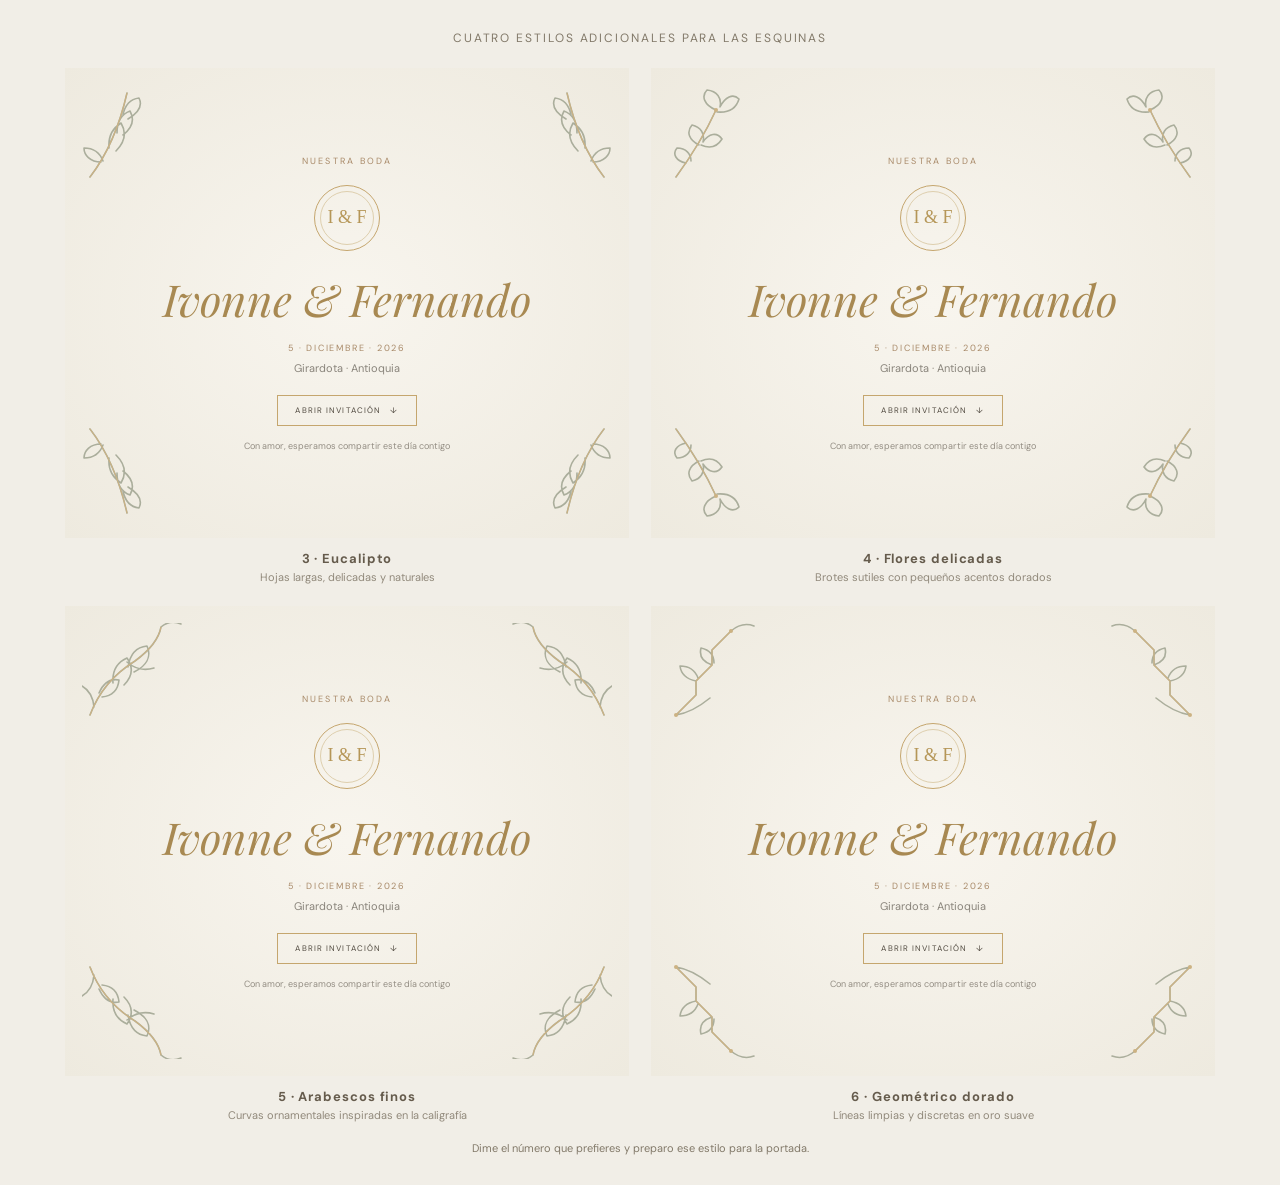
<file: preview-adornos-mas.html>
<!doctype html><html lang="es"><head><meta charset="utf-8"><meta name="viewport" content="width=device-width,initial-scale=1"><title>Más adornos para la portada</title><link href="https://fonts.googleapis.com/css2?family=DM+Sans:wght@300;400&family=Playfair+Display:ital,wght@0,400;1,400&display=swap" rel="stylesheet"><style>
*{box-sizing:border-box}body{margin:0;background:#f1eee7;color:#302b28;font-family:'DM Sans',sans-serif;padding:30px 20px}.intro{text-align:center;color:#827969;font-size:12px;letter-spacing:.16em;text-transform:uppercase;margin:0 0 22px}.grid{max-width:1150px;margin:auto;display:grid;grid-template-columns:repeat(2,minmax(0,1fr));gap:22px}.item{min-width:0}.cover{height:470px;position:relative;overflow:hidden;background:radial-gradient(ellipse at center,#f8f5ee,#eeeadf);display:grid;place-items:center;text-align:center}.center{z-index:2}.eyebrow{font-size:9px;letter-spacing:.25em;color:#a88968;text-transform:uppercase;margin-bottom:18px}.seal{height:66px;width:66px;border:1px solid #c5a66e;border-radius:50%;display:grid;place-items:center;margin:auto auto 18px;color:#b59657;font:18px Georgia;position:relative}.seal:after{content:'';position:absolute;inset:5px;border:1px solid #decfae;border-radius:50%}.names{font:italic 44px 'Playfair Display',serif;color:#a88952}.date{margin-top:14px;color:#a88968;font-size:9px;letter-spacing:.2em}.place{margin-top:7px;color:#89847b;font-size:11px}.btn{margin:20px auto 0;border:1px solid #c5a66e;padding:9px 17px;width:max-content;font-size:8px;letter-spacing:.14em;color:#514a40}.hint{margin-top:14px;color:#938d83;font-size:9px}.label{text-align:center;margin:12px 0 3px;font-size:13px;letter-spacing:.07em;color:#655b4c}.desc{text-align:center;margin:0;color:#91897b;font-size:11px}.orn{position:absolute;width:100px;height:100px;z-index:1;opacity:.82}.tl{left:17px;top:17px}.tr{right:17px;top:17px;transform:scaleX(-1)}.bl{left:17px;bottom:17px;transform:scaleY(-1)}.br{right:17px;bottom:17px;transform:scale(-1)}svg path{fill:none;stroke:#9ca18d;stroke-width:1.6;stroke-linecap:round;stroke-linejoin:round}.gold{stroke:#c5a66e;stroke-width:1.15}svg circle{fill:#c5a66e;stroke:none}.geo path{stroke:#bba574;stroke-width:1.3}.floral path{stroke:#b4a084}.fern path{stroke:#939d88}.ornament path{stroke:#a99b82}.ask{text-align:center;color:#827969;font-size:11px;margin:19px 0 0}@media(max-width:680px){body{padding:23px 12px}.grid{grid-template-columns:1fr;max-width:520px}.cover{height:430px}.orn{width:78px;height:78px}.names{font-size:40px}}
</style></head><body><p class="intro">Cuatro estilos adicionales para las esquinas</p><svg width="0" height="0" style="position:absolute" aria-hidden="true"><defs>
<symbol id="euca" viewBox="0 0 100 100"><path d="M8 92C25 70 37 43 45 8M19 77c-11 0-17-7-17-14 10 0 16 5 19 13M27 63c-1-12 4-20 12-25 6 10 4 19-5 28M35 48c0-11 5-19 13-22 5 9 2 17-7 24M41 30c2-10 8-16 16-17 4 8-1 15-11 21M45 8C37 43 25 70 8 92"/><path class="gold" d="M8 92C25 70 37 43 45 8"/></symbol>
<symbol id="bloom" viewBox="0 0 100 100"><path d="M8 92C24 70 37 49 48 25M48 25c-12-5-15-14-9-20 10 1 15 8 13 17 5-10 13-14 19-8-3 10-11 14-22 13M31 60c-10-5-13-13-7-20 9 2 13 9 11 17 6-9 14-10 19-3-5 8-12 10-21 6M18 78c-10-2-14-9-9-15 9 0 14 6 14 13M48 25C37 49 24 70 8 92"/><circle cx="48" cy="25" r="2"/><path class="gold" d="M8 92C24 70 37 49 48 25"/></symbol>
<symbol id="arab" viewBox="0 0 100 100"><path d="M8 92c9-24 24-41 45-54C68 27 77 15 79 4M12 84c-1-11-5-17-12-21M20 74c10-1 16-7 17-17-10-2-16 4-20 13M31 60c-1-13 5-21 14-25 7 10 5 19-3 27M46 44c2-13 9-20 19-21 5 11-1 20-13 26M45 39c8 7 17 9 27 6M79 4c6-5 13-6 20-3M8 92c9-24 24-41 45-54C68 27 77 15 79 4"/><path class="gold" d="M8 92c9-24 24-41 45-54C68 27 77 15 79 4"/></symbol>
<symbol id="geo" viewBox="0 0 100 100"><path d="M8 92 28 72V58L44 42V27L63 8M8 92c13-2 23-8 34-17M28 58c-10-2-15-7-16-15 9 0 15 4 18 12M44 42c-9-3-13-9-11-17 9 2 13 7 13 15M63 8c7-6 15-8 23-5M8 92 28 72V58L44 42V27L63 8"/><circle cx="8" cy="92" r="2"/><circle cx="63" cy="8" r="2"/><path class="gold" d="M8 92 28 72V58L44 42V27L63 8"/></symbol>
</defs></svg><main class="grid">
<section class="item"><div class="cover"><svg class="orn fern tl"><use href="#euca"/></svg><svg class="orn fern tr"><use href="#euca"/></svg><svg class="orn fern bl"><use href="#euca"/></svg><svg class="orn fern br"><use href="#euca"/></svg><div class="center"><div class="eyebrow">Nuestra boda</div><div class="seal">I &amp; F</div><div class="names">Ivonne &amp; Fernando</div><div class="date">5 · DICIEMBRE · 2026</div><div class="place">Girardota · Antioquia</div><div class="btn">ABRIR INVITACIÓN　↓</div><div class="hint">Con amor, esperamos compartir este día contigo</div></div></div><h2 class="label">3 · Eucalipto</h2><p class="desc">Hojas largas, delicadas y naturales</p></section>
<section class="item"><div class="cover"><svg class="orn floral tl"><use href="#bloom"/></svg><svg class="orn floral tr"><use href="#bloom"/></svg><svg class="orn floral bl"><use href="#bloom"/></svg><svg class="orn floral br"><use href="#bloom"/></svg><div class="center"><div class="eyebrow">Nuestra boda</div><div class="seal">I &amp; F</div><div class="names">Ivonne &amp; Fernando</div><div class="date">5 · DICIEMBRE · 2026</div><div class="place">Girardota · Antioquia</div><div class="btn">ABRIR INVITACIÓN　↓</div><div class="hint">Con amor, esperamos compartir este día contigo</div></div></div><h2 class="label">4 · Flores delicadas</h2><p class="desc">Brotes sutiles con pequeños acentos dorados</p></section>
<section class="item"><div class="cover"><svg class="orn ornament tl"><use href="#arab"/></svg><svg class="orn ornament tr"><use href="#arab"/></svg><svg class="orn ornament bl"><use href="#arab"/></svg><svg class="orn ornament br"><use href="#arab"/></svg><div class="center"><div class="eyebrow">Nuestra boda</div><div class="seal">I &amp; F</div><div class="names">Ivonne &amp; Fernando</div><div class="date">5 · DICIEMBRE · 2026</div><div class="place">Girardota · Antioquia</div><div class="btn">ABRIR INVITACIÓN　↓</div><div class="hint">Con amor, esperamos compartir este día contigo</div></div></div><h2 class="label">5 · Arabescos finos</h2><p class="desc">Curvas ornamentales inspiradas en la caligrafía</p></section>
<section class="item"><div class="cover"><svg class="orn geo tl"><use href="#geo"/></svg><svg class="orn geo tr"><use href="#geo"/></svg><svg class="orn geo bl"><use href="#geo"/></svg><svg class="orn geo br"><use href="#geo"/></svg><div class="center"><div class="eyebrow">Nuestra boda</div><div class="seal">I &amp; F</div><div class="names">Ivonne &amp; Fernando</div><div class="date">5 · DICIEMBRE · 2026</div><div class="place">Girardota · Antioquia</div><div class="btn">ABRIR INVITACIÓN　↓</div><div class="hint">Con amor, esperamos compartir este día contigo</div></div></div><h2 class="label">6 · Geométrico dorado</h2><p class="desc">Líneas limpias y discretas en oro suave</p></section>
</main><p class="ask">Dime el número que prefieres y preparo ese estilo para la portada.</p></body></html>
</file>
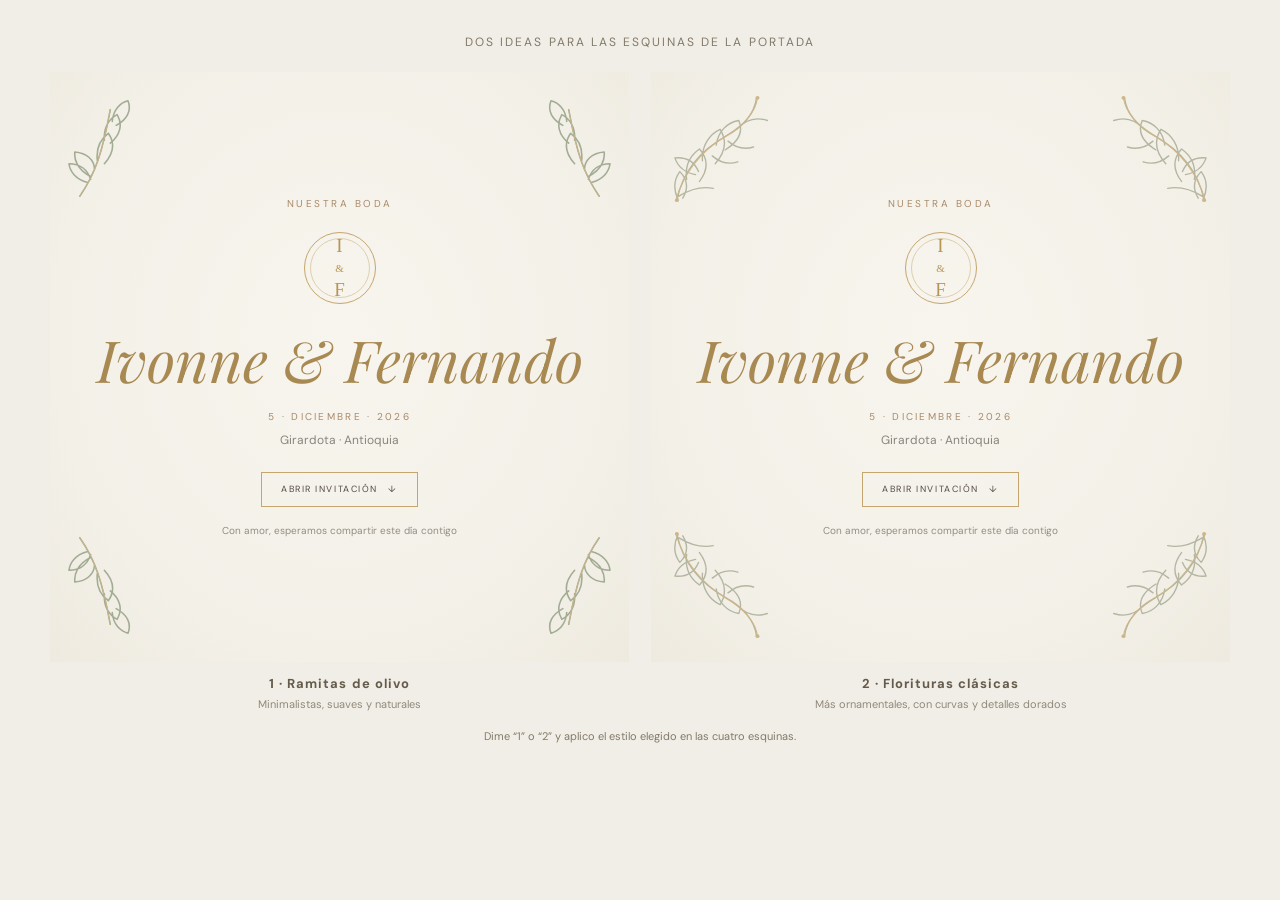
<file: preview-adornos.html>
<!doctype html>
<html lang="es">
<head>
<meta charset="utf-8"><meta name="viewport" content="width=device-width,initial-scale=1">
<title>Opciones de adornos · Ivonne & Fernando</title>
<link rel="preconnect" href="https://fonts.googleapis.com"><link rel="preconnect" href="https://fonts.gstatic.com" crossorigin>
<link href="https://fonts.googleapis.com/css2?family=DM+Sans:wght@300;400&family=Playfair+Display:ital,wght@0,400;1,400&display=swap" rel="stylesheet">
<style>
*{box-sizing:border-box}body{margin:0;background:#f1eee7;color:#302b28;font-family:'DM Sans',sans-serif;padding:34px 22px 42px}.intro{text-align:center;color:#827969;font-size:12px;letter-spacing:.17em;text-transform:uppercase;margin:0 0 22px}.choices{display:grid;grid-template-columns:repeat(2,minmax(0,1fr));gap:22px;max-width:1180px;margin:auto}.choice{min-width:0}.cover{height:min(66vw,590px);min-height:430px;position:relative;overflow:hidden;background:radial-gradient(ellipse at 50% 45%,#f8f5ee 0%,#f3f0e8 70%,#eeeadf 100%);display:flex;align-items:center;justify-content:center;text-align:center}.center{position:relative;z-index:2}.eyebrow{font-size:10px;letter-spacing:.25em;color:#a88968;text-transform:uppercase;margin-bottom:22px}.seal{width:72px;height:72px;border:1px solid #c5a66e;border-radius:50%;margin:0 auto 23px;display:grid;place-items:center;color:#b59657;font-family:Georgia,serif;font-size:19px;position:relative}.seal:before{content:'';position:absolute;inset:5px;border:1px solid #decfae;border-radius:50%}.names{font-family:'Playfair Display',serif;font-style:italic;color:#a88952;font-size:clamp(34px,4.6vw,58px);line-height:1.12}.date{margin-top:18px;color:#a88968;font-size:10px;letter-spacing:.23em}.place{color:#89847b;font-size:12px;margin-top:9px}.button{margin:24px auto 0;border:1px solid #c5a66e;padding:10px 19px;font-size:9px;letter-spacing:.17em;color:#514a40;width:max-content}.hint{color:#938d83;font-size:10px;margin-top:17px}.title{text-align:center;margin:13px 0 0;font-size:13px;letter-spacing:.08em;color:#655b4c}.sub{text-align:center;color:#91897b;font-size:11px;margin:5px 0 0}.ornament{position:absolute;width:118px;height:118px;z-index:1;opacity:.78}.tl{left:18px;top:18px}.br{right:18px;bottom:18px;transform:rotate(180deg)}.tr{right:18px;top:18px;transform:scaleX(-1)}.bl{left:18px;bottom:18px;transform:rotate(180deg) scaleX(-1)}.olive path{stroke:#8d9a7d;stroke-width:1.6;fill:none;stroke-linecap:round;stroke-linejoin:round}.olive .gold{stroke:#c3a66e;stroke-width:1}.classic path{stroke:#a3a78f;stroke-width:1.4;fill:none;stroke-linecap:round;stroke-linejoin:round}.classic .gold{stroke:#c5a66e;stroke-width:1.1}.classic circle{fill:#c5a66e;stroke:none}.note{max-width:1180px;margin:18px auto 0;text-align:center;color:#827969;font-size:11px}@media(max-width:760px){body{padding:24px 14px}.choices{grid-template-columns:1fr;max-width:560px}.cover{height:460px;min-height:0}.ornament{width:86px;height:86px}.names{font-size:46px}}
</style>
</head><body>
<p class="intro">Dos ideas para las esquinas de la portada</p>
<main class="choices">
<section class="choice"><div class="cover">
<svg class="ornament olive tl" viewBox="0 0 120 120" aria-hidden="true"><path d="M12 108C28 85 35 63 43 20M23 88C9 81 6 70 7 63c12 1 20 8 20 18M30 73c-2-15 4-24 11-29 7 10 5 21-4 31M37 51c-1-13 5-22 13-26 6 10 3 21-7 29M20 94c-12-3-18-11-19-19 11 0 19 6 22 16M45 32c1-12 8-19 16-21 4 10-1 19-12 25"/><path class="gold" d="M12 108C28 85 35 63 43 20"/></svg>
<svg class="ornament olive tr" viewBox="0 0 120 120" aria-hidden="true"><path d="M12 108C28 85 35 63 43 20M23 88C9 81 6 70 7 63c12 1 20 8 20 18M30 73c-2-15 4-24 11-29 7 10 5 21-4 31M37 51c-1-13 5-22 13-26 6 10 3 21-7 29M20 94c-12-3-18-11-19-19 11 0 19 6 22 16M45 32c1-12 8-19 16-21 4 10-1 19-12 25"/><path class="gold" d="M12 108C28 85 35 63 43 20"/></svg>
<svg class="ornament olive bl" viewBox="0 0 120 120" aria-hidden="true"><path d="M12 108C28 85 35 63 43 20M23 88C9 81 6 70 7 63c12 1 20 8 20 18M30 73c-2-15 4-24 11-29 7 10 5 21-4 31M37 51c-1-13 5-22 13-26 6 10 3 21-7 29M20 94c-12-3-18-11-19-19 11 0 19 6 22 16M45 32c1-12 8-19 16-21 4 10-1 19-12 25"/><path class="gold" d="M12 108C28 85 35 63 43 20"/></svg>
<svg class="ornament olive br" viewBox="0 0 120 120" aria-hidden="true"><path d="M12 108C28 85 35 63 43 20M23 88C9 81 6 70 7 63c12 1 20 8 20 18M30 73c-2-15 4-24 11-29 7 10 5 21-4 31M37 51c-1-13 5-22 13-26 6 10 3 21-7 29M20 94c-12-3-18-11-19-19 11 0 19 6 22 16M45 32c1-12 8-19 16-21 4 10-1 19-12 25"/><path class="gold" d="M12 108C28 85 35 63 43 20"/></svg>
<div class="center"><div class="eyebrow">Nuestra boda</div><div class="seal">I <small style="font-size:11px">&amp;</small> F</div><div class="names">Ivonne &amp; Fernando</div><div class="date">5 · DICIEMBRE · 2026</div><div class="place">Girardota · Antioquia</div><div class="button">ABRIR INVITACIÓN　↓</div><div class="hint">Con amor, esperamos compartir este día contigo</div></div></div><h2 class="title">1 · Ramitas de olivo</h2><p class="sub">Minimalistas, suaves y naturales</p></section>
<section class="choice"><div class="cover">
<svg class="ornament classic tl" viewBox="0 0 120 120" aria-hidden="true"><path d="M8 112C14 83 31 62 58 47c17-9 29-23 31-39M10 108c13-8 24-10 35-8M18 91c-2-14 3-24 13-31 9 10 9 21 0 33M34 72c-1-15 7-27 18-32 8 13 5 24-5 35M48 56c2-14 11-23 23-25 5 12-1 22-14 30M69 40c8-9 19-13 31-9M9 111c-5-11-4-20 2-28 8 8 9 17 3 27M27 86c-11-2-18-8-21-17 12-1 20 4 24 14M60 52c8 7 16 9 26 6M44 67c8 7 17 9 26 6"/><path class="gold" d="M7 112C16 81 34 61 59 46c18-11 29-24 31-38"/><circle cx="90" cy="8" r="2"/><circle cx="8" cy="112" r="2"/></svg>
<svg class="ornament classic tr" viewBox="0 0 120 120" aria-hidden="true"><path d="M8 112C14 83 31 62 58 47c17-9 29-23 31-39M10 108c13-8 24-10 35-8M18 91c-2-14 3-24 13-31 9 10 9 21 0 33M34 72c-1-15 7-27 18-32 8 13 5 24-5 35M48 56c2-14 11-23 23-25 5 12-1 22-14 30M69 40c8-9 19-13 31-9M9 111c-5-11-4-20 2-28 8 8 9 17 3 27M27 86c-11-2-18-8-21-17 12-1 20 4 24 14M60 52c8 7 16 9 26 6M44 67c8 7 17 9 26 6"/><path class="gold" d="M7 112C16 81 34 61 59 46c18-11 29-24 31-38"/><circle cx="90" cy="8" r="2"/><circle cx="8" cy="112" r="2"/></svg>
<svg class="ornament classic bl" viewBox="0 0 120 120" aria-hidden="true"><path d="M8 112C14 83 31 62 58 47c17-9 29-23 31-39M10 108c13-8 24-10 35-8M18 91c-2-14 3-24 13-31 9 10 9 21 0 33M34 72c-1-15 7-27 18-32 8 13 5 24-5 35M48 56c2-14 11-23 23-25 5 12-1 22-14 30M69 40c8-9 19-13 31-9M9 111c-5-11-4-20 2-28 8 8 9 17 3 27M27 86c-11-2-18-8-21-17 12-1 20 4 24 14M60 52c8 7 16 9 26 6M44 67c8 7 17 9 26 6"/><path class="gold" d="M7 112C16 81 34 61 59 46c18-11 29-24 31-38"/><circle cx="90" cy="8" r="2"/><circle cx="8" cy="112" r="2"/></svg>
<svg class="ornament classic br" viewBox="0 0 120 120" aria-hidden="true"><path d="M8 112C14 83 31 62 58 47c17-9 29-23 31-39M10 108c13-8 24-10 35-8M18 91c-2-14 3-24 13-31 9 10 9 21 0 33M34 72c-1-15 7-27 18-32 8 13 5 24-5 35M48 56c2-14 11-23 23-25 5 12-1 22-14 30M69 40c8-9 19-13 31-9M9 111c-5-11-4-20 2-28 8 8 9 17 3 27M27 86c-11-2-18-8-21-17 12-1 20 4 24 14M60 52c8 7 16 9 26 6M44 67c8 7 17 9 26 6"/><path class="gold" d="M7 112C16 81 34 61 59 46c18-11 29-24 31-38"/><circle cx="90" cy="8" r="2"/><circle cx="8" cy="112" r="2"/></svg>
<div class="center"><div class="eyebrow">Nuestra boda</div><div class="seal">I <small style="font-size:11px">&amp;</small> F</div><div class="names">Ivonne &amp; Fernando</div><div class="date">5 · DICIEMBRE · 2026</div><div class="place">Girardota · Antioquia</div><div class="button">ABRIR INVITACIÓN　↓</div><div class="hint">Con amor, esperamos compartir este día contigo</div></div></div><h2 class="title">2 · Florituras clásicas</h2><p class="sub">Más ornamentales, con curvas y detalles dorados</p></section>
</main><p class="note">Dime “1” o “2” y aplico el estilo elegido en las cuatro esquinas.</p>
</body></html>
</file>
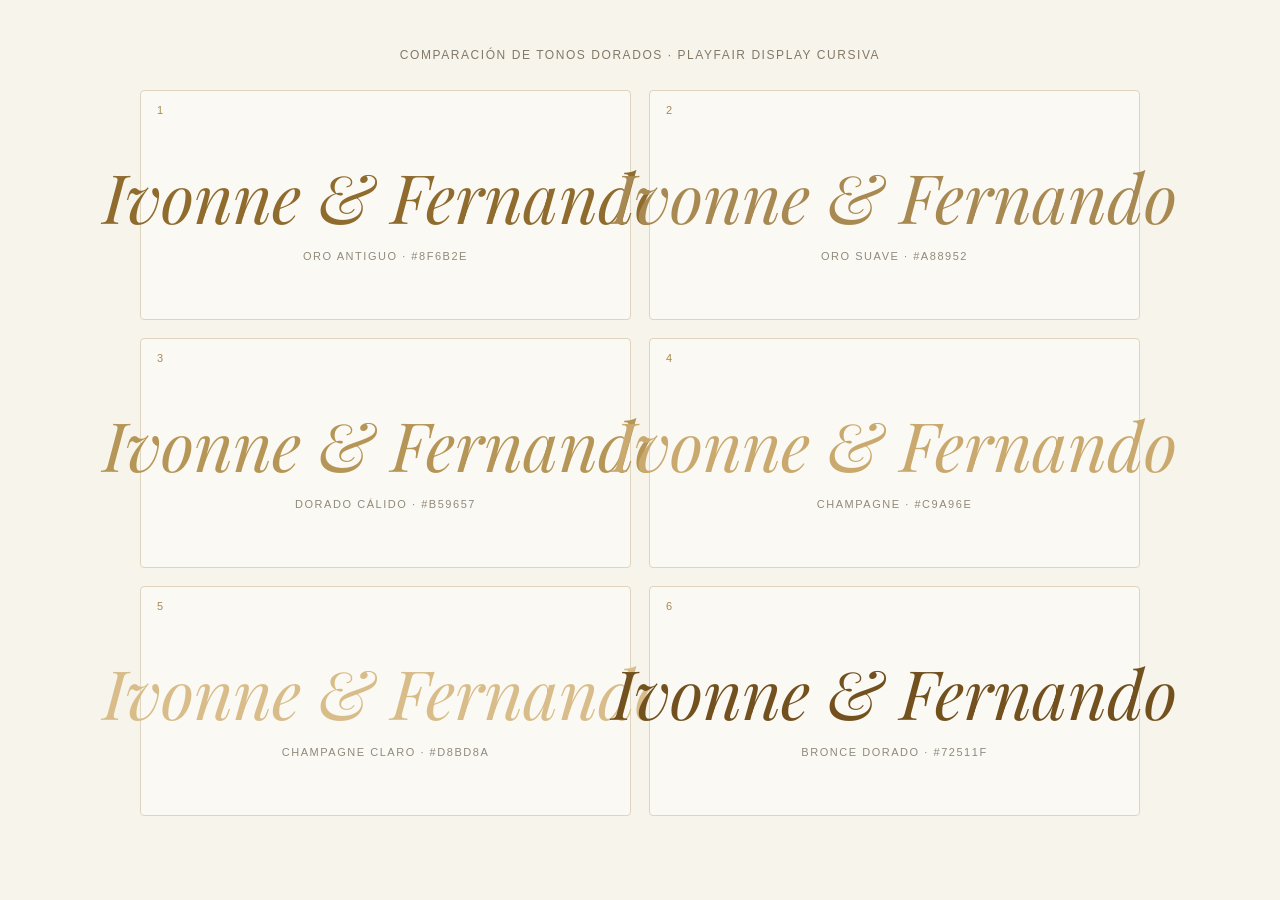
<file: preview-tipografias.html>
<!doctype html>
<html lang="es">
<head>
<meta charset="utf-8">
<meta name="viewport" content="width=device-width,initial-scale=1">
<title>Opciones de tipografía y dorados · Ivonne & Fernando</title>
<link rel="preconnect" href="https://fonts.googleapis.com">
<link rel="preconnect" href="https://fonts.gstatic.com" crossorigin>
<link href="https://fonts.googleapis.com/css2?family=Allura&family=Cormorant+Garamond:wght@300;400&family=Great+Vibes&family=Parisienne&family=Playfair+Display:ital,wght@0,400;1,400&display=swap" rel="stylesheet">
<style>
*{box-sizing:border-box}body{margin:0;padding:48px 24px;background:#f7f4ec;color:#302b28;font-family:Arial,sans-serif}.intro{text-align:center;color:#827969;letter-spacing:.13em;text-transform:uppercase;font-size:12px;margin:0 0 28px}.grid{max-width:1000px;margin:auto;display:grid;grid-template-columns:repeat(2,minmax(0,1fr));gap:18px}.option{min-height:230px;background:#fbf9f4;border:1px solid #dfd4bd;border-radius:4px;display:flex;flex-direction:column;align-items:center;justify-content:center;position:relative;padding:36px 18px 26px;text-align:center}.num{position:absolute;left:16px;top:13px;font-size:11px;color:#a88952;letter-spacing:.15em}.names{font-size:clamp(42px,7vw,68px);line-height:1.12;white-space:nowrap}.label{margin-top:15px;color:#91897b;font-size:11px;letter-spacing:.14em;text-transform:uppercase}.a{font-family:'Great Vibes',cursive}.b{font-family:'Allura',cursive}.c{font-family:'Parisienne',cursive}.d{font-family:'Cormorant Garamond',serif;font-weight:300;letter-spacing:.015em}.e{font-family:'Playfair Display',serif;font-style:italic;font-weight:400}.gold{font-family:'Playfair Display',serif;font-style:italic;font-weight:400}.g1{color:#8f6b2e}.g2{color:#a88952}.g3{color:#b59657}.g4{color:#c9a96e}.g5{color:#d8bd8a}.g6{color:#72511f}@media(max-width:620px){body{padding:30px 14px}.grid{grid-template-columns:1fr}.option{min-height:180px}.names{font-size:52px}}
</style>
</head>
<body>
<p class="intro">Comparación de tonos dorados · Playfair Display cursiva</p>
<main class="grid">
<section class="option"><span class="num">1</span><div class="names gold g1">Ivonne &amp; Fernando</div><div class="label">Oro antiguo · #8F6B2E</div></section>
<section class="option"><span class="num">2</span><div class="names gold g2">Ivonne &amp; Fernando</div><div class="label">Oro suave · #A88952</div></section>
<section class="option"><span class="num">3</span><div class="names gold g3">Ivonne &amp; Fernando</div><div class="label">Dorado cálido · #B59657</div></section>
<section class="option"><span class="num">4</span><div class="names gold g4">Ivonne &amp; Fernando</div><div class="label">Champagne · #C9A96E</div></section>
<section class="option"><span class="num">5</span><div class="names gold g5">Ivonne &amp; Fernando</div><div class="label">Champagne claro · #D8BD8A</div></section>
<section class="option"><span class="num">6</span><div class="names gold g6">Ivonne &amp; Fernando</div><div class="label">Bronce dorado · #72511F</div></section>
</main>
</body>
</html>
</file>
<file: css/styles.css>
:root{--ink:#25352b;--olive:#69765a;--sage:#b9c0a8;--cream:#f8f5ed;--paper:#fffdf8;--gold:#b99a5b;--line:#dfe2d6;--muted:#7b8277}
*{box-sizing:border-box;margin:0;padding:0}
html{scroll-behavior:smooth}
body{background:var(--cream);color:var(--ink);font-family:"DM Sans",sans-serif;font-weight:300;line-height:1.7}
a{color:inherit;text-decoration:none}
button{font:inherit}
.container{width:min(1120px,calc(100% - 40px));margin:auto}
.eyebrow{font-size:.95rem;letter-spacing:.28em;text-transform:uppercase;color:var(--olive)}
.serif{font-family:"Bodoni Moda",serif}
.script{font-family:"Great Vibes",cursive}
.btn{display:inline-flex;align-items:center;gap:14px;border:1px solid var(--ink);padding:13px 22px;font-size:.68rem;letter-spacing:.18em;text-transform:uppercase;transition:.3s}
.btn:hover{background:var(--ink);color:white}
.btn.gold{border-color:var(--gold);color:var(--gold)}
.btn.gold:hover{background:var(--gold);color:white}
header{position:fixed;top:0;left:0;right:0;z-index:20;padding:20px 0;transition:.3s}
header.scrolled{background:rgba(248,245,237,.94);backdrop-filter:blur(12px);padding:12px 0;border-bottom:1px solid var(--line)}
.nav{display:flex;align-items:center;justify-content:space-between}
.logo{font-family:"Bookman Old Style",cursive;font-size:clamp(1.2rem,2vw,1.7rem);color:var(--olive);white-space:nowrap}
.navlinks{display:flex;gap:28px;font-size:.67rem;letter-spacing:.12em;text-transform:uppercase;color:var(--muted)}
.navlinks a:hover{color:var(--ink)}
.menu{display:none;background:none;border:0;font-size:1.4rem;color:var(--ink)}
.hero{min-height:100vh;display:grid;grid-template-columns:1.05fr .95fr;align-items:center;gap:70px;padding:130px 0 80px;position:relative;overflow:hidden}
.hero:before{content:"";position:absolute;width:520px;height:520px;border-radius:50%;background:#e8eadf;right:-220px;top:-170px;z-index:-1}
.hero-copy{padding-left:5vw}
.hero-kicker{margin-bottom:25px;font-family:"Cormorant Garamond",serif;font-size:1.1rem;font-weight:600;letter-spacing:.16em;color:#8a6338;text-shadow:0 1px 0 rgba(255,255,255,.7)}
.hero h1{font-size:clamp(3.1rem,5.4vw,5.8rem);font-weight:300;line-height:.9;letter-spacing:-.04em}
.hero h1 em{display:block;color:var(--olive);font-weight:300;font-size:.72em;margin:20px 0}
.hero-date{font-size:1.1rem;letter-spacing:.12em;margin:30px 0 8px}
.hero-place{font-size:.68rem;letter-spacing:.25em;text-transform:uppercase;color:var(--muted)}
.hero-actions{display:flex;gap:12px;flex-wrap:wrap;margin-top:35px}
.hero-image{position:relative}
.hero-image img{width:100%;height:650px;object-fit:cover;object-position:center;display:block;border-radius:180px 180px 8px 8px}
.hero-image:after{content:"";position:absolute;inset:16px -16px -16px 16px;border:1px solid var(--gold);border-radius:180px 180px 8px 8px;z-index:-1;filter:blur(2px);opacity:.72}
.floating-note{position:absolute;bottom:35px;left:-35px;background:var(--paper);padding:14px 18px;box-shadow:0 12px 35px #25352b12;font-size:.7rem}
.section{padding:115px 0}
.section.alt{background:#edf0e7}
.section-head{text-align:center;max-width:620px;margin:0 auto 55px}
.section-head h2{font-size:clamp(2.8rem,5vw,5rem);font-weight:300;line-height:1.05;margin:12px 0 20px}
.section-head p{color:var(--muted);font-size:.9rem}
.gift-section{max-width:560px;margin-bottom:0}
.gift-section .eyebrow{font-size:.68rem;letter-spacing:.2em}
.gift-section h2{margin-bottom:22px}
.gift-envelope{position:relative;width:68px;height:54px;margin:0 auto 20px;color:var(--gold)}
.gift-envelope svg{width:100%;height:100%;fill:none;stroke:currentColor;stroke-width:1.5;stroke-linecap:round;stroke-linejoin:round}
.gift-envelope .gift-seal{fill:var(--cream);stroke:var(--gold);stroke-width:1.15}
.gift-envelope .gift-seal-sprig{fill:none;stroke:var(--olive);stroke-width:1;stroke-linecap:round;stroke-linejoin:round}
.gift-section p{max-width:430px;margin:0 auto;line-height:1.8}
.story{display:flex;justify-content:center;align-items:center;width:100%}
.story-copy h3{font-size:2.8rem;font-weight:300;line-height:1.05;margin:14px 0 24px}
.story-copy p{color:var(--muted);margin-bottom:18px}
.quote{background:var(--ink);color:white;text-align:center;padding:105px 20px}
.quote p{max-width:780px;margin:auto;font-size:clamp(1.7rem,3vw,3rem);line-height:1.35;font-weight:300}
.quote small{display:block;color:#c8cfbd;margin-top:28px;letter-spacing:.2em;text-transform:uppercase;font-size:.62rem}
.events{display:grid;grid-template-columns:1fr 1fr;gap:22px}
.event{background:var(--paper);border:1px solid var(--line);padding:45px;text-align:center;position:relative}
.event-number{font-size:5rem;color:#e1e5d9;position:absolute;top:10px;right:25px;line-height:1}
.event-icon{font-size:2rem;color:var(--gold)}
.event h3{font-size:2rem;font-weight:300;margin:15px 0}
.event p{color:var(--muted);font-size:.88rem}
.event .time{display:inline-block;margin:25px 0 18px;padding:8px 20px;border-top:1px solid var(--gold);border-bottom:1px solid var(--gold);letter-spacing:.16em;font-size:.7rem}
.maplink{font-size:.7rem;letter-spacing:.1em;text-transform:uppercase;color:var(--olive)}
.countdown{display:flex;justify-content:center;gap:0;margin-top:45px}
.count{min-width:130px;text-align:center;border-right:1px solid var(--line)}
.count:last-child{border:0}
.count strong{display:block;font-family:"Cormorant Garamond",serif;font-size:4.5rem;font-weight:300;line-height:1;color:var(--olive)}
.count span{font-size:.62rem;letter-spacing:.2em;text-transform:uppercase;color:var(--muted)}

.dress{display:flex;justify-content:center;gap:25px;flex-wrap:wrap;margin-top:35px}
.swatch{text-align:center;font-size:.65rem;letter-spacing:.1em;color:var(--muted)}
.swatch i{display:block;width:58px;height:58px;border-radius:50%;margin:0 auto 10px;border:3px solid var(--cream);box-shadow:0 0 0 1px var(--line)}
.rsvp{background:var(--paper);border:1px solid var(--line);max-width:650px;margin:auto;padding:65px 35px;text-align:center}
.rsvp h2{font-size:3.5rem;font-weight:300;line-height:1.05;margin:15px 0}
.rsvp p{color:var(--muted);font-size:.9rem}
footer{background:var(--ink);color:white;text-align:center;padding:80px 20px}
footer .script{font-size:4rem;color:#d4c39b}
footer p{color:#c8cfbd;font-size:.75rem;letter-spacing:.14em}
.music{position:fixed;right:22px;bottom:22px;z-index:30;width:48px;height:48px;border-radius:50%;border:1px solid var(--gold);background:var(--paper);color:var(--olive);cursor:pointer}
.music span{font-size:1.2rem}

/* Carrusel elegante - Nuestros momentos */
.moments{overflow:hidden}
.moments-carousel{position:relative;max-width:760px;margin:12px auto 0;padding:12px 48px 52px}
.carousel-viewport{overflow:hidden;border-radius:8px;touch-action:pan-y}
.carousel-track{display:flex;transition:transform .7s cubic-bezier(.22,.61,.36,1);will-change:transform}
.carousel-slide{flex:0 0 100%;padding:0 8px;opacity:.72;transform:scale(.96);transition:opacity .5s ease,transform .5s ease}
.carousel-slide.is-active{opacity:1;transform:scale(1)}
.photo-frame{position:relative;width:min(100%,680px);height:360px;margin:0 auto;background:transparent;padding:0;border:0;box-shadow:none;display:flex;align-items:center;justify-content:center}
.photo-frame:before{display:none}
.photo-frame img{width:auto;height:auto;max-width:100%;max-height:100%;display:block;object-fit:contain;object-position:center}
.carousel-arrow{position:absolute;top:50%;transform:translateY(-50%);width:46px;height:46px;border-radius:50%;border:1px solid var(--gold);background:rgba(255,253,248,.93);color:var(--olive);font-family:"Cormorant Garamond",serif;font-size:2rem;line-height:1;cursor:pointer;display:grid;place-items:center;transition:.25s;box-shadow:0 8px 22px rgba(37,53,43,.08)}
.carousel-arrow:hover{background:var(--gold);color:white}
.carousel-arrow.prev{left:0}
.carousel-arrow.next{right:0}
.carousel-dots{position:absolute;left:50%;bottom:12px;transform:translateX(-50%);display:flex;align-items:center;gap:9px}
.dot{width:7px;height:7px;border-radius:50%;border:1px solid var(--olive);background:transparent;padding:0;cursor:pointer;transition:.25s}
.dot.is-active{width:24px;border-radius:20px;background:var(--gold);border-color:var(--gold)}
@media(max-width:800px){
 .moments-carousel{padding:8px 34px 48px}
 .photo-frame{width:100%;height:300px;padding:0}
 .carousel-arrow{width:38px;height:38px;font-size:1.7rem}
 .carousel-slide{padding:0 3px}
}

@media(max-width:800px){
 .navlinks{display:none}.menu{display:block}
 .hero{grid-template-columns:1fr;gap:45px;padding-top:125px}.hero-copy{padding-left:0;text-align:center}.hero h1{font-size:clamp(4.5rem,18vw,7rem)}.hero-actions{justify-content:center}.hero-image img{height:480px}.floating-note{left:10px}

.story{grid-template-columns:1fr;gap:40px}.events{grid-template-columns:1fr}

.countdown{flex-wrap:wrap}.count{min-width:50%;padding:20px;border-bottom:1px solid var(--line)}.count strong{font-size:3.5rem}
 .section{padding:80px 0}
}
@media(prefers-reduced-motion:reduce){html{scroll-behavior:auto}}

.story-copy{max-width:800px;margin:0 auto;text-align:center}


/* RSVP Google Forms */
body.modal-open{overflow:hidden}
.rsvp-modal{position:fixed;inset:0;z-index:1000;display:none;align-items:center;justify-content:center;padding:22px}
.rsvp-modal.is-open{display:flex}
.rsvp-modal-backdrop{position:absolute;inset:0;background:rgba(30,38,31,.42);backdrop-filter:blur(4px)}
.rsvp-modal-card{position:relative;z-index:1;width:min(760px,96vw);height:min(820px,92vh);background:var(--paper,#f8f5ed);border:1px solid var(--line,#d8d1bf);box-shadow:0 24px 80px rgba(20,25,20,.22);padding:30px 30px 24px;display:flex;flex-direction:column}
.rsvp-modal-card h2{margin:6px 0 4px}
.rsvp-modal-text{margin:0 0 12px;color:var(--muted,#74776f)}
.rsvp-modal-card iframe{width:100%;flex:1;min-height:0;border:0;background:transparent}
.rsvp-close{position:absolute;top:10px;right:12px;width:38px;height:38px;border:1px solid var(--line,#d8d1bf);border-radius:50%;background:rgba(255,255,255,.55);color:var(--ink,#25352b);font-size:26px;line-height:1;cursor:pointer}
.rsvp-close:hover{transform:translateY(-1px)}
@media (max-width:800px){
  .rsvp-modal{padding:10px}
  .rsvp-modal-card{width:100%;height:94vh;padding:24px 16px 14px}
  .rsvp-modal-card h2{font-size:2rem}
  .rsvp-close{top:8px;right:8px}
}


/* RSVP personalizado conectado a Google Sheets */
.rsvp-custom-card{max-width:640px;width:min(94vw,640px);height:auto;max-height:92vh;overflow:auto;padding:34px 34px 28px}
.rsvp-lead{margin:0 auto 22px;max-width:470px;text-align:center;color:var(--muted,#74776f)}
.rsvp-field{display:block;margin:0 0 15px}
.rsvp-field>span,.rsvp-fieldset legend{display:block;margin-bottom:7px;font-size:.84rem;letter-spacing:.06em;text-transform:uppercase;color:var(--olive,#566d55);font-weight:600}
.rsvp-field input,.rsvp-field select,.rsvp-field textarea{width:100%;box-sizing:border-box;border:1px solid var(--line,#d8d1bf);border-radius:3px;background:rgba(255,255,255,.38);padding:12px 13px;font:inherit;color:var(--ink,#25352b);outline:none}
.rsvp-field input:focus,.rsvp-field select:focus,.rsvp-field textarea:focus{border-color:var(--olive,#566d55);box-shadow:0 0 0 3px rgba(86,109,85,.08)}
.rsvp-field textarea{resize:vertical}
.rsvp-fieldset{border:0;padding:0;margin:4px 0 17px}
.rsvp-option{display:flex;align-items:center;gap:9px;padding:9px 11px;border:1px solid var(--line,#d8d1bf);border-radius:3px;margin:7px 0;background:rgba(255,255,255,.28);cursor:pointer}
.rsvp-option input{accent-color:var(--olive,#566d55)}
.rsvp-error{display:none;color:#9a534a;font-size:.78rem;margin-top:5px}
.rsvp-submit-error{min-height:1.2em;color:#9a534a;text-align:center;margin:8px 0;font-size:.88rem}
.rsvp-companion-fields{display:grid;gap:10px}
.rsvp-companion-card{padding:13px 14px;border:1px solid var(--line,#d8d1bf);border-radius:4px;background:rgba(255,255,255,.24)}
.rsvp-companion-card h3{margin:0 0 10px;color:var(--olive,#566d55);font:500 .78rem "DM Sans",sans-serif;letter-spacing:.1em;text-transform:uppercase}
.rsvp-companion-card .rsvp-field{margin-bottom:10px}
.rsvp-companion-card .rsvp-field:last-child{margin-bottom:0}
.rsvp-submit{width:100%;margin-top:2px}
.rsvp-success{text-align:center;max-width:490px;margin:auto;padding:28px 10px 10px}
.rsvp-success-mark{font-family:serif;font-size:4rem;line-height:1;color:var(--gold,#b59657);margin-bottom:8px}
.rsvp-success p{color:var(--muted,#74776f);line-height:1.7;max-width:460px;margin:8px auto 24px}
@media (max-width:800px){
  .rsvp-custom-card{padding:28px 18px 20px;max-height:94vh}
  .rsvp-field>span,.rsvp-fieldset legend{font-size:.76rem}
}


.rsvp-custom-card [hidden]{display:none !important}
.rsvp-help{display:block;margin:-3px 0 14px;color:var(--muted,#74776f);font-size:.78rem;line-height:1.45}


/* Botón RSVP centrado */
#rsvpForm .rsvp-submit{
  display:block;
  width:min(100%, 360px);
  margin:18px auto 4px;
  text-align:center;
  padding:14px 24px;
  border-radius:4px;
  letter-spacing:.16em;
  font-size:.78rem;
}

@media (max-width:800px){
  #rsvpForm .rsvp-submit{
    width:min(100%, 320px);
    margin:16px auto 2px;
  }
}


.rsvp-submit-wrap{
  width:100%;
  display:flex;
  justify-content:center;
}

.rsvp-submit:disabled{opacity:.65;cursor:wait}


/* Portada inicial de la invitación */
body.cover-open{overflow:hidden}
.opening-cover{
  position:fixed;
  inset:0;
  z-index:3000;
  display:flex;
  align-items:center;
  justify-content:center;
  min-height:100svh;
  padding:28px;
  background:
    radial-gradient(ellipse at 50% 44%, rgba(255,254,250,.96) 0%, rgba(250,247,239,.68) 34%, transparent 66%),
    radial-gradient(ellipse at 12% 12%, rgba(198,169,117,.13), transparent 32%),
    radial-gradient(ellipse at 88% 88%, rgba(179,150,87,.10), transparent 34%),
    repeating-linear-gradient(0deg, rgba(151,126,89,.018) 0px, rgba(151,126,89,.018) 1px, transparent 1px, transparent 4px),
    linear-gradient(135deg,#f8f5ed 0%,#f2eee4 48%,#f9f6ef 100%);
  transition:opacity .8s ease, visibility .8s ease;
  isolation:isolate;
}
.opening-watermark{position:absolute;inset:0;width:100%;height:100%;object-fit:cover;object-position:center 58%;z-index:-1;opacity:.23;filter:grayscale(1) sepia(.18) contrast(.88);pointer-events:none}
.opening-cover::before{content:"";position:absolute;inset:22px;border:1px solid rgba(176,143,83,.42);outline:1px solid rgba(176,143,83,.18);outline-offset:5px;pointer-events:none;z-index:0}
.opening-cover::after{content:"";position:absolute;inset:31px;background:radial-gradient(ellipse at center,transparent 58%,rgba(174,143,91,.045) 100%);pointer-events:none;z-index:0}
.opening-cover.is-closing{opacity:0;visibility:hidden;pointer-events:none}
.opening-inner{
  position:relative;
  width:min(620px,92vw);
  text-align:center;
  padding:34px 28px 26px;
}
.opening-eyebrow{
  letter-spacing:.28em;
  text-transform:uppercase;
  font-size:.72rem;
  color:var(--olive,#66745f);
  margin-bottom:22px;
}
.opening-seal{
  width:112px;
  height:112px;
  margin:0 auto 24px;
  border:1px solid rgba(170,137,78,.65);
  border-radius:50%;
  display:flex;
  align-items:center;
  justify-content:center;
  gap:8px;
  color:var(--gold,#b59657);
  position:relative;
  background:rgba(255,255,255,.2);
  box-shadow:0 0 0 7px rgba(255,255,255,.18);
}
.opening-seal::before{
  content:"";
  position:absolute;
  inset:7px;
  border:1px solid rgba(170,137,78,.35);
  border-radius:50%;
}
.opening-seal span{font-family:Georgia,serif;font-size:2rem;font-weight:400}
.opening-seal small{font-family:Georgia,serif;font-size:1rem;font-style:italic}
.opening-names{
  font-family:"Bodoni Moda",serif;
  font-style:italic;
  font-weight:400;
  font-size:clamp(2.2rem,6vw,4.4rem);
  color:#a88952;
  line-height:1.05;
  margin-bottom:16px;
}
.opening-names-amp{font-family:"Bodoni Moda",serif;font-style:normal;font-size:1.08em}
.opening-date{
  letter-spacing:.22em;
  font-size:.78rem;
  color:var(--olive,#66745f);
  margin-bottom:7px;
}
.opening-place{
  font-size:.95rem;
  color:var(--muted,#74776f);
  margin-bottom:30px;
}
.opening-button{
  display:inline-flex;
  align-items:center;
  justify-content:center;
  gap:13px;
  min-width:220px;
  padding:14px 22px;
  border:1px solid rgba(170,137,78,.8);
  background:rgba(255,255,255,.32);
  color:var(--ink,#25352b);
  font:inherit;
  font-size:.78rem;
  letter-spacing:.18em;
  text-transform:uppercase;
  cursor:pointer;
  transition:transform .25s ease, background .25s ease, box-shadow .25s ease;
}
.opening-button:hover{
  transform:translateY(-2px);
  background:rgba(255,255,255,.5);
  box-shadow:0 10px 28px rgba(37,53,43,.08);
}
.opening-arrow{font-size:1rem;line-height:1}
.opening-hint{
  margin-top:18px;
  font-size:.76rem;
  color:var(--muted,#74776f);
}
.opening-flower{display:none}
.opening-flower path{fill:none;stroke:rgba(126,132,108,.68);stroke-width:1.25;stroke-linecap:round;stroke-linejoin:round}
.opening-flower .flower-gold{stroke:rgba(164,127,65,.82);stroke-width:1.05}
.opening-flower circle{fill:#a47f41;stroke:none}
.opening-flower-tl{left:3vw;top:8vh}
.opening-flower-tr{right:3vw;top:8vh;transform:scaleX(-1)}
.opening-flower-bl{left:3vw;bottom:8vh;transform:scaleY(-1)}
.opening-flower-br{right:3vw;bottom:8vh;transform:scale(-1)}
@media (max-width:800px){
  .opening-inner{padding:20px 14px}
  .opening-seal{width:94px;height:94px;margin-bottom:20px}
  .opening-names{font-size:2.7rem}
  .opening-date{font-size:.68rem;letter-spacing:.18em}
  .opening-button{min-width:210px}
  .opening-flower{width:76px}
}
.ruta {
  padding: 80px 20px;
  text-align: center;
  background: #f8f6ef;
}

.ruta-titulo span {
  font-size: 11px;
  letter-spacing: 4px;
  text-transform: uppercase;
  color: #a88952;
}

.ruta-titulo h2 {
  font-family: "Cormorant Garamond", serif;
  font-size: 42px;
  font-weight: 400;
  margin: 12px 0;
  color: #26382f;
}

.ruta-titulo p {
  color: #8b8b82;
  font-size: 14px;
  margin-bottom: 35px;
}

.imagen-ruta {
  display: block;
  width: min(850px, 90%);
  height: auto;
  margin: 0 auto 30px;
}

.boton-ruta {
  display: inline-block;
  padding: 13px 28px;
  border: 1px solid #b89555;
  color: #6f5a32;
  text-decoration: none;
  font-size: 11px;
  letter-spacing: 2px;
}

/* Nueva dirección visual: arena, lino, avena y terracota suave */
:root{--ink:#382f29;--olive:#8b7054;--sage:#d7c8b0;--cream:#f5efe5;--paper:#fffcf7;--gold:#b28a5a;--line:#e5d9c8;--muted:#81766b}
body{background:var(--cream);background-image:radial-gradient(ellipse at 10% 4%,rgba(189,159,119,.10),transparent 28%),radial-gradient(ellipse at 92% 38%,rgba(190,155,118,.08),transparent 24%)}
::selection{background:#d7c1a3;color:var(--ink)}
header.scrolled{background:rgba(250,246,239,.92);box-shadow:0 8px 28px rgba(56,47,41,.06)}
.logo,.count strong{color:var(--olive)}
.hero:before{background:radial-gradient(circle,#e8dccb 0%,rgba(232,220,203,.15) 70%)}
.hero-image img{box-shadow:0 24px 65px rgba(56,47,41,.12)}
.floating-note{background:rgba(255,252,247,.96);border:1px solid rgba(178,138,90,.25);backdrop-filter:blur(8px)}
.section.alt{background:#eee5d8}
.hero h1,.hero h1 em,.section-head h2,.story-copy h3,.event h3,.ruta-titulo h2,.rsvp h2,.rsvp-modal-card h2{color:#A88952}
.section-head{position:relative}
.section-head:after{content:"";display:block;width:46px;height:1px;background:var(--gold);margin:22px auto 0;opacity:.72}
.quote{background:linear-gradient(135deg,#40352d,#594638);position:relative;overflow:hidden}
.quote:before,.quote:after{position:absolute;color:rgba(220,198,168,.15);font-family:Georgia,serif;font-size:9rem;line-height:1}
.quote:before{content:"“";left:7%;top:0}.quote:after{content:"”";right:7%;bottom:-25px}
.events{gap:26px}
.section#eventos{background:radial-gradient(ellipse at 14% 48%,rgba(190,164,130,.12),transparent 34%),radial-gradient(ellipse at 87% 52%,rgba(190,164,130,.10),transparent 36%),#f3ece1}
.event{border-color:#e8dccb;border-radius:8px;box-shadow:0 16px 45px rgba(56,47,41,.045);transition:transform .35s ease,box-shadow .35s ease}
.event:hover{transform:translateY(-7px);box-shadow:0 24px 50px rgba(56,47,41,.10)}
.event-number{color:#efe5d7}.event-icon{color:var(--gold)}
.time{background:#f7f0e6}
.ruta{background:linear-gradient(180deg,#eee5d8,#f5efe5)}
.imagen-ruta{border-radius:8px;filter:drop-shadow(0 16px 28px rgba(56,47,41,.10))}
.boton-ruta{transition:background .25s,color .25s,transform .25s}.boton-ruta:hover{background:var(--gold);color:white;transform:translateY(-2px)}
.count{border-color:#d9cbb8}.count strong{font-variant-numeric:tabular-nums}
.photo-frame{background:transparent;border:0;padding:0;box-shadow:none;border-radius:0}
.photo-frame img{border-radius:0}
.carousel-arrow{border-color:#d6c4ab;color:var(--olive)}
.dot{border-color:var(--olive)}
.dot.is-active{background:var(--gold);border-color:var(--gold)}
.rsvp{border-color:#e5d7c4;box-shadow:0 22px 60px rgba(56,47,41,.07);border-radius:8px 90px 8px 90px;background:linear-gradient(145deg,#fffcf7,#f7efe4)}
footer{background:#382f29}
.music{box-shadow:0 8px 25px rgba(56,47,41,.15);transition:transform .25s,background .25s}.music:hover{transform:translateY(-3px);background:#f1e7d9}
.opening-cover{background:radial-gradient(circle at 20% 16%,rgba(178,138,90,.20),transparent 30%),radial-gradient(circle at 84% 80%,rgba(139,112,84,.12),transparent 30%),linear-gradient(145deg,#f7f0e6,#e9ddcc)}
.opening-seal{box-shadow:0 0 0 8px rgba(255,252,247,.35),0 14px 45px rgba(56,47,41,.08)}
.opening-button{background:rgba(255,252,247,.62);border-radius:2px}.opening-button:hover{background:var(--paper)}
.story{display:grid;grid-template-columns:1fr 1fr;gap:70px;align-items:center}
.story-gallery{position:relative;min-height:440px;display:grid;grid-template-columns:1fr 1fr;gap:14px;align-items:center}
.story-gallery img{width:100%;height:320px;object-fit:cover;border-radius:150px 150px 8px 8px;box-shadow:0 18px 50px rgba(56,47,41,.13)}
.story-gallery img+img{height:260px;margin-top:95px;border-radius:8px 8px 150px 150px}
.story-stamp{position:absolute;left:50%;top:50%;transform:translate(-50%,-50%) rotate(-8deg);display:grid;place-items:center;width:100px;height:100px;border:1px solid #ddc7a9;border-radius:50%;background:var(--paper);color:var(--olive);font-size:2rem;box-shadow:0 8px 28px rgba(56,47,41,.14)}
.story-copy{text-align:left;max-width:unset;margin:0}
.calendar-link{flex-basis:100%;text-align:center;color:var(--olive);font-size:.72rem;letter-spacing:.08em;padding-top:5px}
.calendar-link:hover{text-decoration:underline;text-underline-offset:4px}
.will-reveal{opacity:0;transform:translateY(22px);transition:opacity .75s ease,transform .75s cubic-bezier(.2,.7,.2,1)}
.will-reveal.is-visible{opacity:1;transform:translateY(0)}
.event:nth-child(2){transition-delay:.12s}.count:nth-child(2){transition-delay:.06s}.count:nth-child(3){transition-delay:.12s}.count:nth-child(4){transition-delay:.18s}
:focus-visible{outline:3px solid var(--gold);outline-offset:4px}
@media(max-width:800px){
 .nav{position:relative}.navlinks{display:none;position:absolute;top:62px;right:0;min-width:210px;flex-direction:column;gap:0;padding:12px 20px;background:var(--paper);border:1px solid var(--line);box-shadow:0 14px 35px rgba(56,47,41,.12)}.navlinks.is-open{display:flex}.navlinks a{padding:10px 0}.menu{display:block;cursor:pointer}
 .story{grid-template-columns:1fr;gap:25px}.story-gallery{min-height:320px}.story-gallery img{height:250px}.story-gallery img+img{height:205px;margin-top:70px}.story-copy{text-align:center}
 .event{border-radius:8px}.quote:before,.quote:after{font-size:5rem}
}
@media(prefers-reduced-motion:reduce){html{scroll-behavior:auto}*,*::before,*::after{animation-duration:.01ms!important;animation-iteration-count:1!important;transition-duration:.01ms!important}.will-reveal{opacity:1;transform:none}}

/* Brillo sutil al pasar el cursor sobre el botón de apertura */
.opening-inner{z-index:3}
.opening-cover{isolation:isolate;overflow:hidden}
.opening-button{position:relative;overflow:hidden}
.opening-button:after{content:"";position:absolute;inset:-40% auto -40% -35%;width:22%;transform:rotate(18deg) translateX(-180%);background:linear-gradient(90deg,transparent,rgba(255,255,255,.65),transparent);transition:transform .7s ease}
.opening-button:hover:after{transform:rotate(18deg) translateX(720%)}
@media(prefers-reduced-motion:reduce){.opening-button:after{display:none}}

/* Beige claro con luz difusa en toda la experiencia */
:root{--cream:#fbf8f2;--paper:#fffefa;--sage:#e7ded0;--line:#eee6db;--muted:#837970}
body{background-color:#fbf8f2;background-image:radial-gradient(ellipse at 14% 9%,rgba(222,201,171,.22),transparent 42%),radial-gradient(ellipse at 88% 35%,rgba(239,225,205,.34),transparent 44%),radial-gradient(ellipse at 40% 92%,rgba(227,213,193,.17),transparent 48%)}

.section.alt{background:linear-gradient(135deg,rgba(246,241,233,.82),rgba(251,248,242,.96))}
.section#eventos{background:radial-gradient(ellipse at 12% 48%,rgba(220,198,168,.15),transparent 42%),radial-gradient(ellipse at 90% 52%,rgba(220,198,168,.14),transparent 44%),#faf7f1}
.ruta{background:radial-gradient(ellipse at 50% 0%,rgba(232,215,190,.32),transparent 58%),linear-gradient(180deg,#faf7f1,#fbf8f2)}
.opening-cover{background:radial-gradient(ellipse at 18% 14%,rgba(225,206,180,.36),transparent 46%),radial-gradient(ellipse at 83% 78%,rgba(236,225,207,.50),transparent 48%),linear-gradient(135deg,#fcfaf6,#f7f2e9)}
.event,.rsvp{background-color:rgba(255,254,250,.90);backdrop-filter:blur(3px)}

.event{background-color:#fffdf8}

/* Ilustraciones muy tenues dentro de cada tarjeta del evento */
.event{isolation:isolate;overflow:hidden}
.event::before{content:"";position:absolute;inset:0;z-index:0;pointer-events:none;opacity:.19;background-image:linear-gradient(rgba(255,250,242,.46),rgba(255,250,242,.58)),var(--event-illustration);background-repeat:no-repeat;background-size:cover,contain;background-position:center,center bottom;mix-blend-mode:multiply}
.event>*:not(.event-number){position:relative;z-index:1}
.event-number{z-index:1}
.event:first-child{--event-illustration:url("../assets/iglesia.jpg")}
.event:last-child{--event-illustration:url("../assets/fincalienzo.jpg")}

/* Portada floral inspirada en la referencia de los novios */
.opening-cover{
  background:
    radial-gradient(ellipse at 50% 46%,rgba(255,254,250,.94) 0%,rgba(255,252,246,.72) 36%,transparent 72%),
    radial-gradient(ellipse at 4% 4%,rgba(192,166,119,.24),transparent 32%),
    radial-gradient(ellipse at 96% 96%,rgba(192,166,119,.20),transparent 34%),
    linear-gradient(135deg,#f8f4eb 0%,#fffdf8 48%,#f5eee2 100%);
}
.opening-cover::before{inset:15px;border-color:rgba(176,143,83,.42);outline-offset:5px}
.opening-cover::after{inset:24px;background:radial-gradient(ellipse at center,transparent 48%,rgba(174,143,91,.085) 100%)}
.opening-flower{display:block;position:absolute;width:clamp(130px,19vw,290px);height:auto;z-index:1;opacity:.55;filter:drop-shadow(0 3px 4px rgba(119,97,67,.06));animation:flower-breathe 8s ease-in-out infinite alternate}
.opening-flower{display:none}
.opening-botanical{position:absolute;inset:0;width:100%;height:100%;object-fit:fill;z-index:1;pointer-events:none;opacity:.94}
.opening-flower-tl{left:-1.5vw;top:1vh;transform:rotate(-8deg)}
.opening-flower-tr{right:-1.5vw;top:1vh;transform:scaleX(-1) rotate(-8deg);animation-delay:-2s}
.opening-flower-bl{left:-1vw;bottom:1vh;transform:scaleY(-1) rotate(-8deg);animation-delay:-4s}
.opening-flower-br{right:-1vw;bottom:1vh;transform:scale(-1) rotate(-8deg);animation-delay:-6s}
.opening-flower path{stroke:rgba(125,126,105,.72);stroke-width:1.05}
.opening-flower .flower-gold{stroke:rgba(180,145,70,.86);stroke-width:.9}
.opening-inner{width:min(680px,92vw);padding:34px 28px 26px}
.opening-seal{width:86px;height:86px;margin-bottom:16px;background:rgba(255,253,248,.68);box-shadow:0 0 0 6px rgba(255,252,246,.45),0 12px 34px rgba(56,47,41,.08)}
.opening-seal span{font-family:"Cormorant Garamond",serif;font-size:2.15rem;font-weight:500;letter-spacing:.04em}
.opening-seal small{font-family:"DM Sans",sans-serif;font-size:.72rem;font-style:normal;font-weight:300;letter-spacing:.04em}
.opening-eyebrow{color:#9a7951;margin-bottom:14px}
.opening-names{font-family:"Bodoni Moda",serif;font-style:normal;font-weight:400;font-size:clamp(3.7rem,7.8vw,6rem);line-height:1.02;color:#a98342;text-shadow:0 2px 0 rgba(255,255,255,.7),0 8px 24px rgba(139,103,49,.10);margin-bottom:19px}
.opening-date{color:#94734b}
.opening-place{margin-bottom:12px}
.opening-capacity{display:table;margin:0 auto 22px;padding:0;border:0;border-radius:0;color:#896534;font-family:"Cormorant Garamond",serif;font-size:1.55rem;font-weight:600;letter-spacing:.045em;line-height:1.2;background:transparent;box-shadow:none}
.opening-button{box-shadow:0 8px 24px rgba(101,77,42,.08)}
@keyframes flower-breathe{from{opacity:.42}to{opacity:.62}}
@media(max-width:800px){
  .opening-cover{padding:16px}
  .opening-botanical{object-fit:fill}
  .opening-flower{width:clamp(108px,31vw,180px);opacity:.48}
  .opening-flower-tl{left:-5vw;top:2vh}.opening-flower-tr{right:-5vw;top:2vh}
  .opening-flower-bl{left:-5vw;bottom:2vh}.opening-flower-br{right:-5vw;bottom:2vh}
  .opening-inner{padding:24px 14px 20px}
  .opening-seal{width:76px;height:76px;margin-bottom:14px}
  .opening-names{font-size:clamp(3.2rem,12vw,4.6rem);line-height:1.04}
  .opening-capacity{font-size:1.28rem;margin-bottom:18px}
}
@media(max-height:680px){.opening-inner{padding-top:18px;padding-bottom:12px}.opening-seal{width:70px;height:70px;margin-bottom:10px}.opening-eyebrow{margin-bottom:8px}.opening-place{margin-bottom:18px}.opening-hint{margin-top:12px}}
@media(prefers-reduced-motion:reduce){.opening-flower{animation:none}}
.opening-seal{width:104px;height:104px;gap:7px;border:2px solid #d5aa69;border-radius:48% 52% 47% 53% / 51% 47% 53% 49%;background:radial-gradient(circle at 35% 28%,#f6d99c 0%,#d5a65d 27%,#a87335 59%,#e2b86f 76%,#9e6c32 100%);box-shadow:0 2px 2px rgba(255,240,202,.9) inset,0 -5px 7px rgba(104,65,26,.32) inset,0 3px 4px rgba(83,53,24,.28),0 8px 17px rgba(63,48,29,.2)}
.opening-seal::before{inset:9px;border:1px solid rgba(255,226,164,.88);border-radius:50%;box-shadow:0 0 0 2px rgba(113,71,28,.42),0 0 0 4px rgba(244,205,126,.52)}
.opening-seal::after{content:"❧";position:absolute;left:50%;bottom:16%;transform:translateX(-50%);font-family:"Cormorant Garamond",serif;font-size:1rem;line-height:1;color:#f4d493;text-shadow:0 1px 1px rgba(86,53,20,.65)}
.opening-seal span{font-family:"Cormorant Garamond",serif;font-size:2.25rem;font-weight:400;letter-spacing:.02em;color:#fff0c9;text-shadow:0 1px 1px rgba(86,53,20,.72),0 -1px 0 rgba(255,231,174,.72)}
.opening-seal small{font-family:"Cormorant Garamond",serif;font-size:.82rem;font-style:normal;font-weight:400;color:#f6dda9;text-shadow:0 1px 1px rgba(86,53,20,.72)}
@media(max-width:800px){.opening-seal{width:94px;height:94px}}
@media(max-height:680px){.opening-seal{width:86px;height:86px}}
.opening-eyebrow{font-size:1.15rem;letter-spacing:.32em;color:#626b50;margin-bottom:7px}
.opening-divider{display:flex;align-items:center;justify-content:center;gap:10px;width:min(205px,60vw);height:28px;margin:0 auto 18px}
.opening-divider span{height:1px;flex:1;background:linear-gradient(90deg,transparent,rgba(178,138,82,.8))}
.opening-divider span:last-child{background:linear-gradient(90deg,rgba(178,138,82,.8),transparent)}
.opening-divider svg{width:27px;height:25px;overflow:visible}
.opening-divider svg path{fill:#8b8159;stroke:#b28a52;stroke-width:.75;stroke-linecap:round;stroke-linejoin:round}
@media(max-height:680px){.opening-divider{margin-bottom:10px;height:24px}}
.hero{overflow:hidden;isolation:auto}
.opening-cover{background:linear-gradient(rgba(255,252,246,.04),rgba(255,252,246,.04)),url("../assets/portada-botanica-wide.png") center/cover no-repeat}
@media(max-width:800px){.opening-cover{background-image:linear-gradient(rgba(255,252,246,.04),rgba(255,252,246,.04)),url("../assets/portada-botanica-mobile.png");background-size:100% 100%;background-position:center}}
.opening-cover{background-color:#e9dfcf;background-image:url("../assets/portada-sobre-personalizada.png"),radial-gradient(ellipse at center,#f7f1e7 0%,#e1d5c2 100%);background-size:auto 100%,100% 100%;background-position:center,center;background-repeat:no-repeat}
.opening-cover::before,.opening-cover::after{display:none}
.opening-inner{width:min(420px,86vh,92vw);padding:32px 12px 26px;transform:translateY(-5vh)}
.opening-seal{display:none}
.opening-divider{margin-bottom:24px}
.opening-names{font-size:clamp(2.7rem,5.8vh,4.5rem);line-height:.98;color:#a9834b}
.opening-hint{margin-top:13px}
@media(max-width:800px){.opening-cover{background-size:auto 100%,100% 100%}.opening-inner{width:min(420px,86vh,92vw);padding:22px 12px 18px;transform:translateY(-5vh)}.opening-names{font-size:clamp(2.65rem,6vh,3.4rem)}.opening-divider{margin-bottom:18px}}
.hero::before{content:none}
.logo{display:flex;flex-direction:column;align-items:center;line-height:1.05;gap:2px}
.logo-divider{width:78px;height:18px;gap:5px;margin:1px auto 0}
.logo-divider svg{width:16px;height:15px}
.eyebrow::after,.ruta-titulo>span::after{content:"❧";display:block;width:min(184px,48vw);height:24px;margin:4px auto 2px;color:#b28a52;font-family:"Cormorant Garamond",serif;font-size:1.15rem;line-height:24px;text-align:center;text-shadow:0 0 4px var(--cream);background:linear-gradient(90deg,transparent,rgba(178,138,82,.78)) left 50%/calc(50% - 18px) 1px no-repeat,linear-gradient(90deg,rgba(178,138,82,.78),transparent) right 50%/calc(50% - 18px) 1px no-repeat}
.hero-kicker::after,.story-copy>.eyebrow::after{margin-left:0}
.section-head::after{display:none}
@media(max-width:800px){.hero-kicker::after,.story-copy>.eyebrow::after{margin-left:auto;margin-right:auto}}
.section-head h2.wedding-script{font-family:"Bodoni Moda",cursive;font-size:clamp(3.5rem,8vw,6rem);font-weight:400;line-height:1.15}
.event-venue-image{display:block;width:calc(100% + 24px);max-width:none;max-height:290px;object-fit:contain;margin:18px -12px 14px;border:0;border-radius:0;box-shadow:none;filter:saturate(.88) brightness(1.045);mix-blend-mode:multiply;-webkit-mask-image:radial-gradient(ellipse at center,#000 25%,rgba(0,0,0,.92) 47%,rgba(0,0,0,.62) 68%,rgba(0,0,0,.24) 86%,transparent 100%);mask-image:radial-gradient(ellipse at center,#000 25%,rgba(0,0,0,.92) 47%,rgba(0,0,0,.62) 68%,rgba(0,0,0,.24) 86%,transparent 100%)}
.ruta-recorrido{width:min(680px,92%);margin:0 auto 30px;padding:28px clamp(18px,5vw,42px);text-align:left;background:rgba(255,252,247,.76);border:1px solid rgba(178,138,90,.18);border-radius:6px}
.ruta-parada{display:grid;grid-template-columns:40px 1fr;align-items:center;gap:16px}
.ruta-marcador{display:grid;place-items:center;width:38px;height:38px;border:1px solid var(--gold);border-radius:50%;color:#8b7054;font-family:"Cormorant Garamond",serif;font-size:.9rem}
.ruta-parada small{display:block;margin-bottom:4px;color:#a88952;font-size:.62rem;letter-spacing:.2em}
.ruta-parada strong{display:block;color:var(--ink);font-family:"Cormorant Garamond",serif;font-size:clamp(1.15rem,3vw,1.55rem);font-weight:500;line-height:1.25}
.ruta-parada p{margin:4px 0 0;color:var(--muted);font-size:.78rem}
.ruta-conector{height:28px;margin:4px 0 4px 18px;border-left:1px dashed rgba(178,138,90,.65)}
.ruta-ilustracion-wrap{position:relative;width:min(511px,96%);margin:0 auto 30px;isolation:isolate}
.ruta-ilustracion-wrap::after{content:"";position:absolute;inset:0;pointer-events:none;background:linear-gradient(90deg,var(--cream) 0%,rgba(245,240,231,.78) 1%,rgba(245,240,231,0) 4%,transparent 96%,rgba(245,240,231,0) 96%,rgba(245,240,231,.78) 99%,var(--cream) 100%),linear-gradient(180deg,var(--cream) 0%,rgba(245,240,231,.78) 1%,rgba(245,240,231,0) 3%,transparent 97%,rgba(245,240,231,0) 97%,rgba(245,240,231,.78) 99%,var(--cream) 100%)}
.ruta-ilustracion{display:block;width:100%;height:auto;mix-blend-mode:normal;clip-path:inset(1px)}
.opening-cover{background-color:#e9dfcf;background-image:radial-gradient(ellipse at center,#f7f1e7 0%,#e1d5c2 100%);background-size:100% 100%;background-position:center;background-repeat:no-repeat}
.opening-cover::before{content:"";display:block;position:absolute;inset:0 auto 0 50%;width:min(47.6875vh,100vw);height:100%;transform:translateX(-50%);border:0;outline:0;pointer-events:none;z-index:0;background:url("../assets/portada-sobre-personalizada.png") center/100% 100% no-repeat;-webkit-mask-image:linear-gradient(90deg,transparent 0%,rgba(0,0,0,.42) 5%,#000 18%,#000 82%,rgba(0,0,0,.42) 95%,transparent 100%);mask-image:linear-gradient(90deg,transparent 0%,rgba(0,0,0,.42) 5%,#000 18%,#000 82%,rgba(0,0,0,.42) 95%,transparent 100%)}
.opening-cover::before{content:"";display:block;position:absolute;inset:0 auto 0 50%;width:min(47.6875vh,100vw);height:100%;transform:translateX(-50%);border:0;outline:0;pointer-events:none;z-index:0;background:url("../assets/portada-sobre-personalizada.png") center/100% 100% no-repeat;-webkit-mask-image:linear-gradient(90deg,transparent 0%,rgba(0,0,0,.42) 5%,#000 18%,#000 82%,rgba(0,0,0,.42) 95%,transparent 100%);mask-image:linear-gradient(90deg,transparent 0%,rgba(0,0,0,.42) 5%,#000 18%,#000 82%,rgba(0,0,0,.42) 95%,transparent 100%)}

/* Fondo marfil claro tomado de la referencia */
:root{--cream:#F5F0E7;--paper:#F5F0E7;--line:rgba(139,112,84,.20)}
body{background:#F5F0E7;background-image:linear-gradient(180deg,#F2ECE2 0%,#F7F2E9 52%,#F4EEE4 100%);background-attachment:fixed}
.section,.section.alt,.section#eventos,.hero,.ruta,.quote,footer{background:transparent}
.quote,footer{color:var(--ink)}
.quote small{color:var(--muted)}
footer .script{color:#a88952}
.event,.rsvp,.rsvp-modal-card,.floating-note,.story-stamp,.music{background:var(--cream)}
.event::before{display:none}
.time{background:rgba(232,224,210,.45)}
header.scrolled{background:rgba(247,242,233,.94)}
.opening-cover{background:linear-gradient(180deg,#F2ECE2 0%,#F7F2E9 52%,#F4EEE4 100%)}
.opening-cover::after{display:none}

/* Botón principal de confirmación */
.rsvp .btn.gold{background:linear-gradient(135deg,#d0b06f,#b58a45);border-color:#b58a45;color:#49391f;box-shadow:0 7px 18px rgba(153,112,48,.18)}
.rsvp .btn.gold:hover{background:linear-gradient(135deg,#b58a45,#9e7435);border-color:#9e7435;color:#fffaf0;transform:translateY(-1px)}

/* Nieve ligera sobre la invitación */
#snowfallCanvas{position:fixed;inset:0;width:100%;height:100%;pointer-events:none;z-index:3001;opacity:.9}
body.modal-open #snowfallCanvas{display:none}
@media(prefers-reduced-motion:reduce){#snowfallCanvas{display:none}}

/* Destaca la cita bíblica con oliva y texto marfil */
.quote{background:linear-gradient(135deg,#626c55,#7b775f);color:#fffaf0}
.quote small{color:#eadbbc}
</file>
